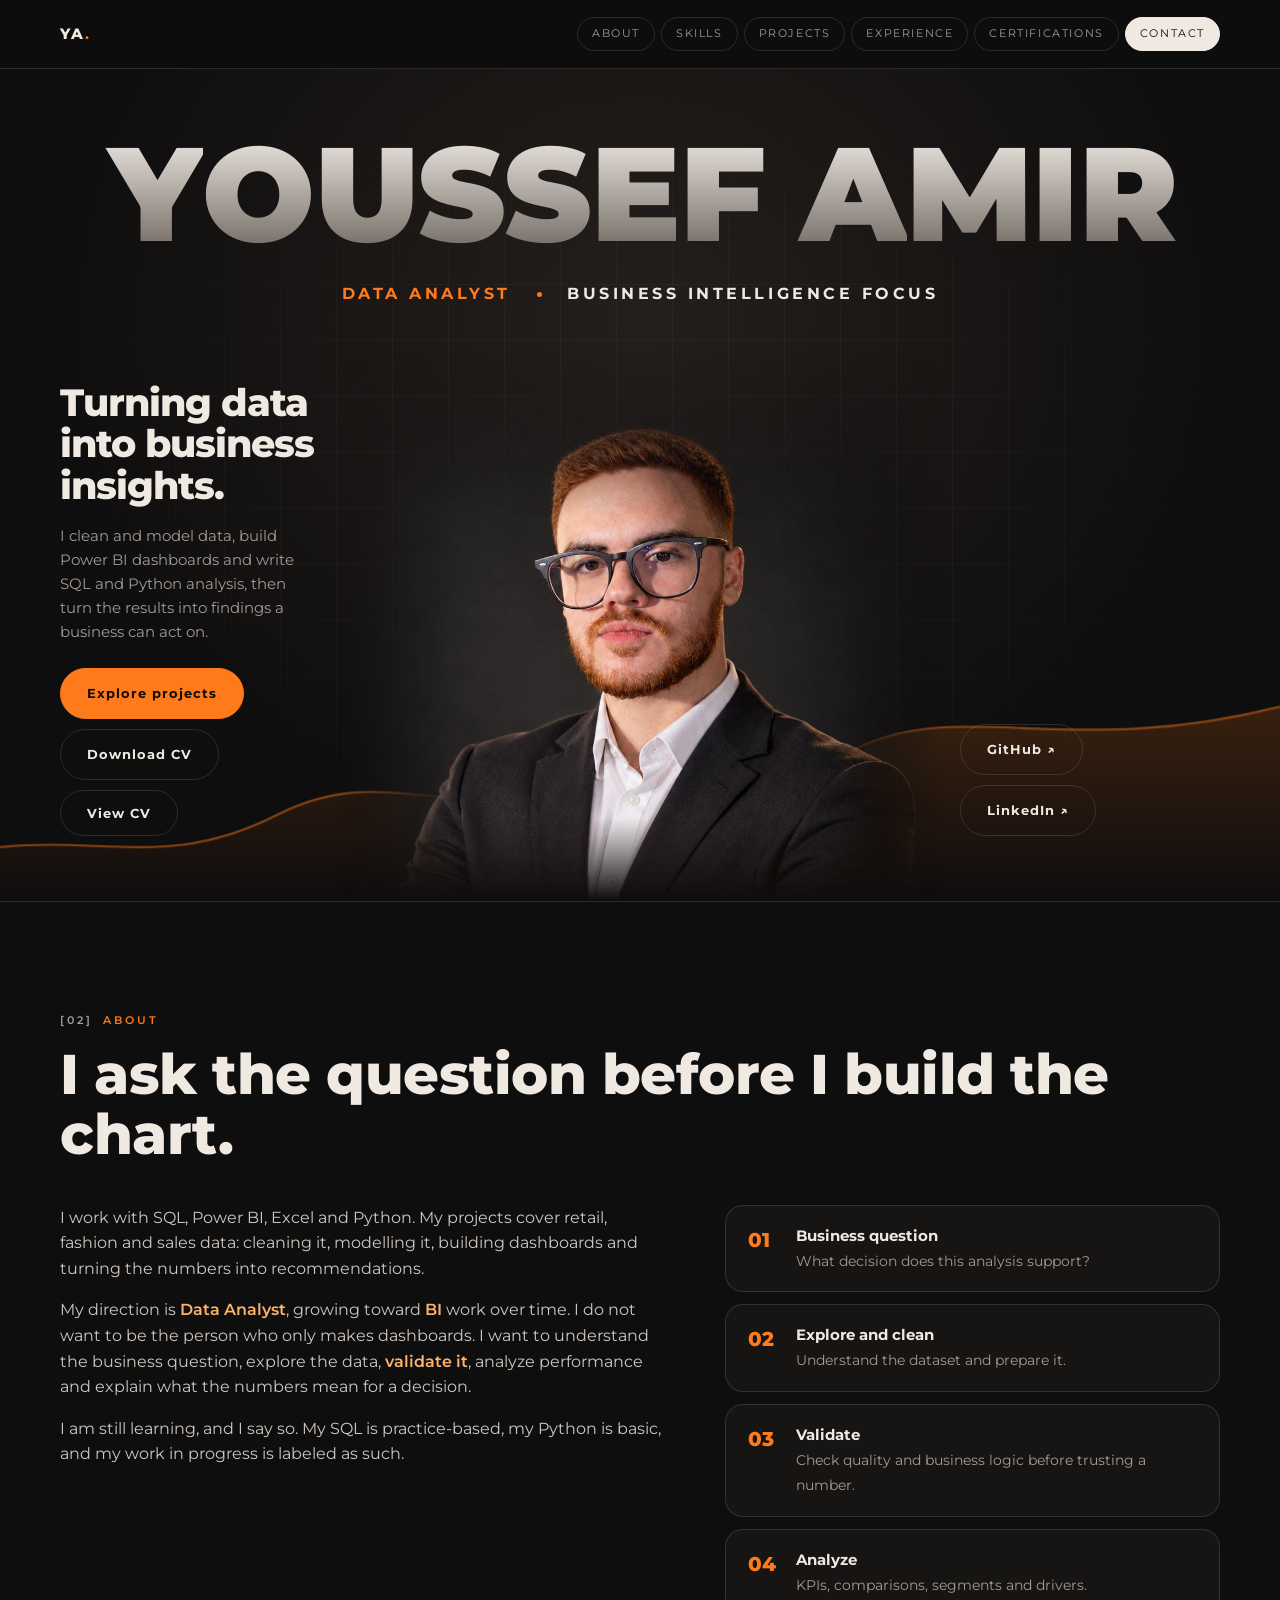
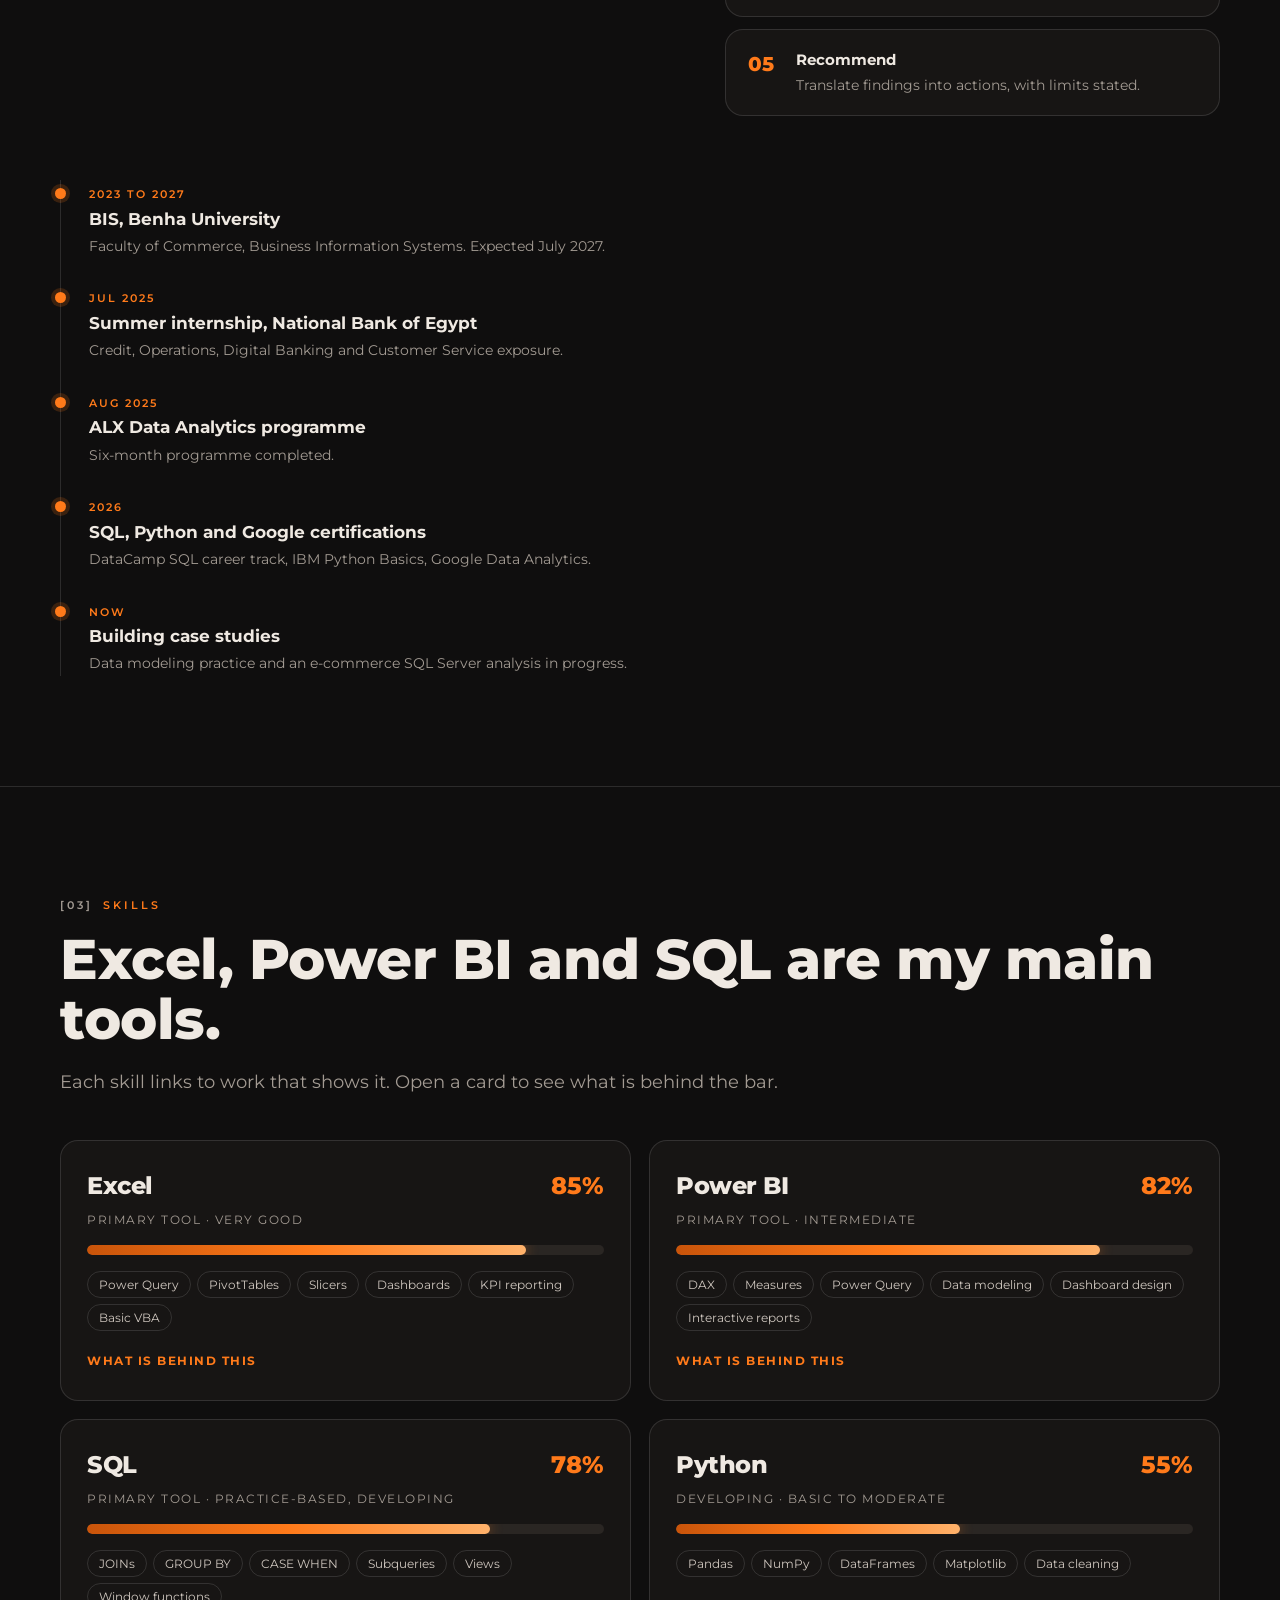
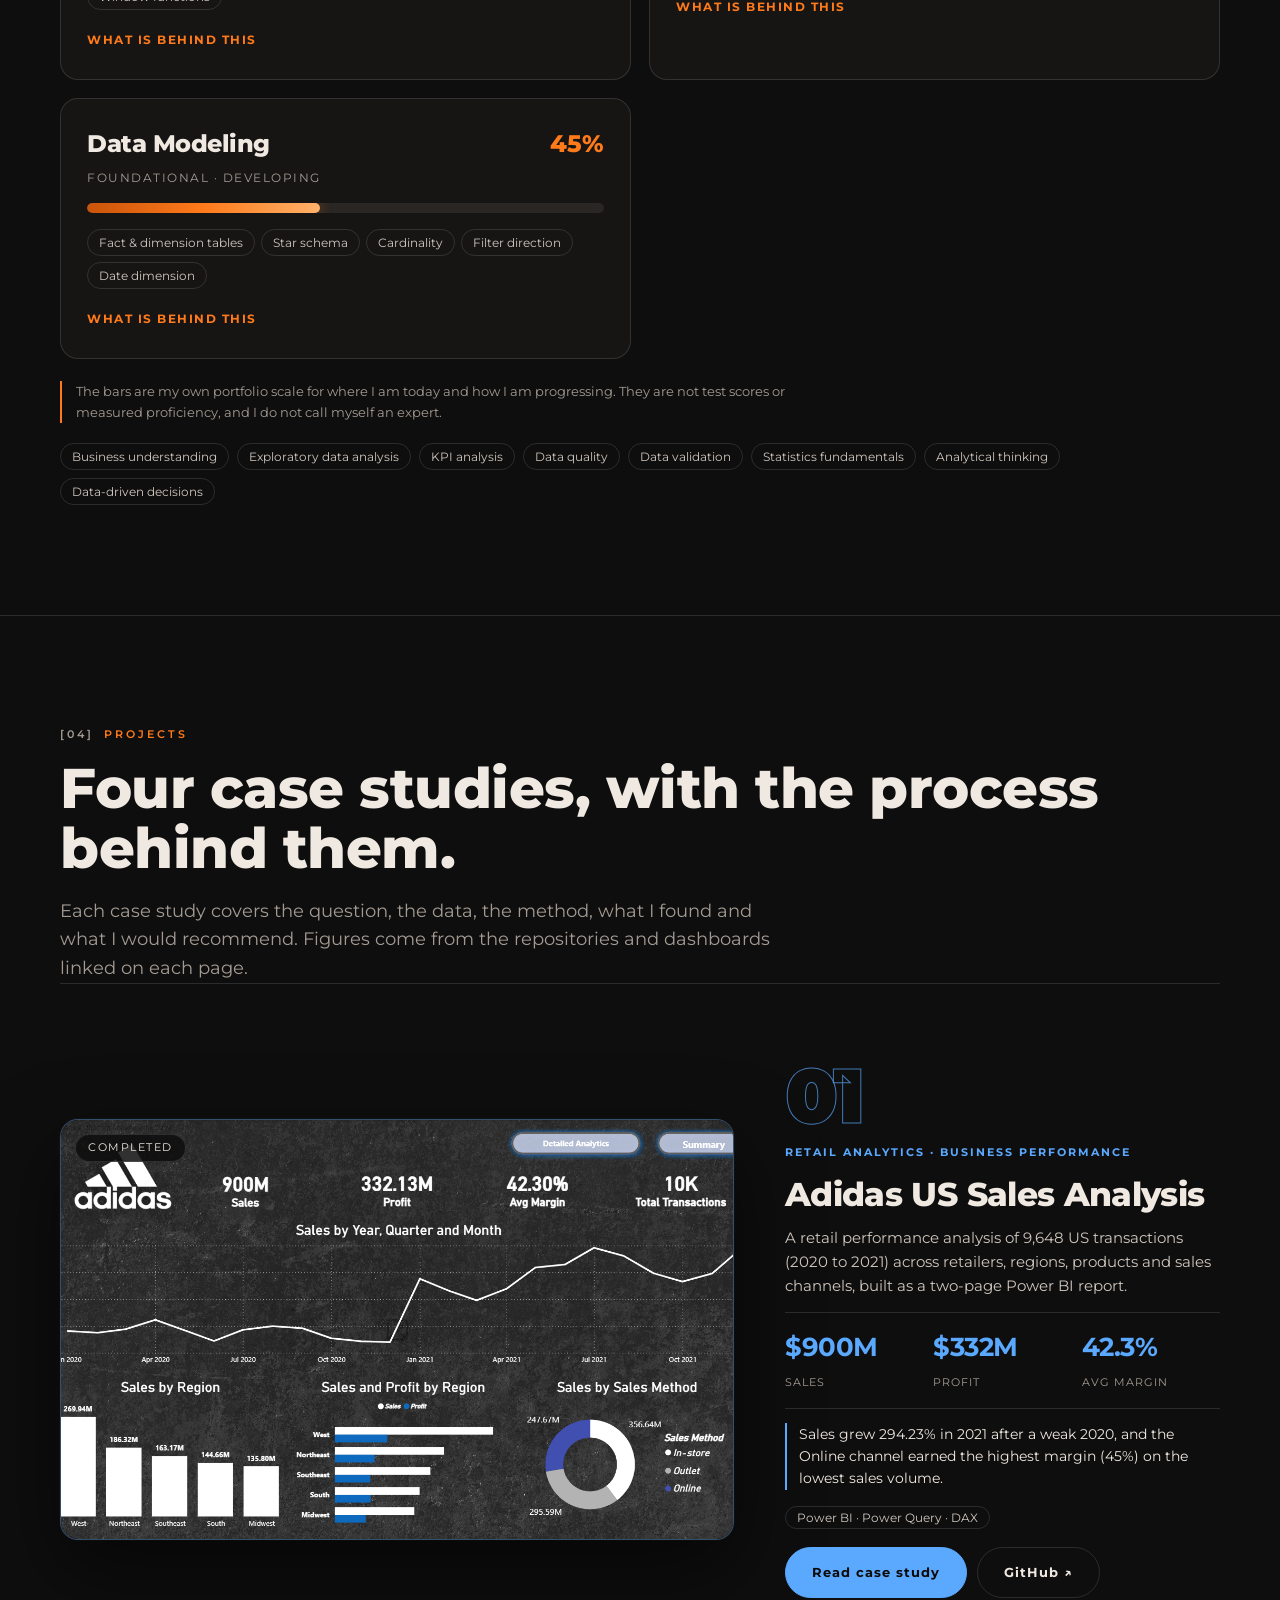
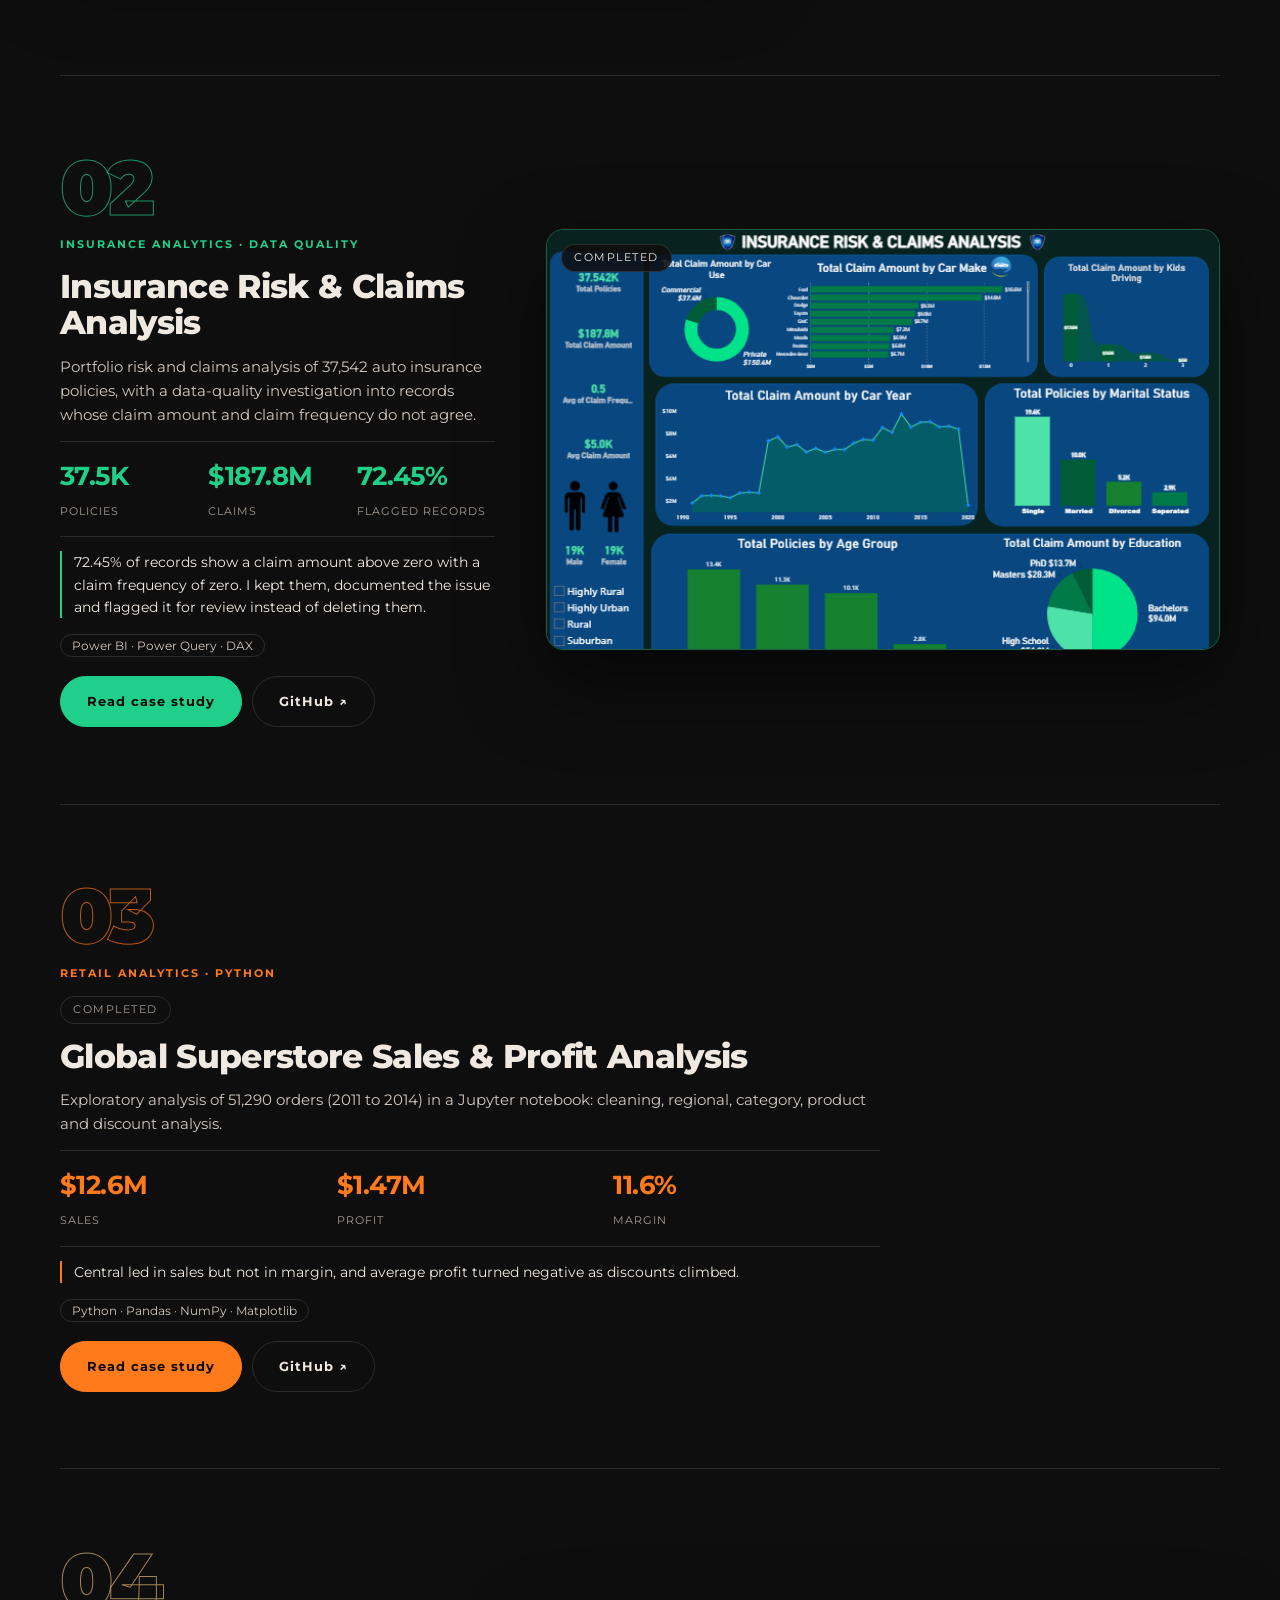
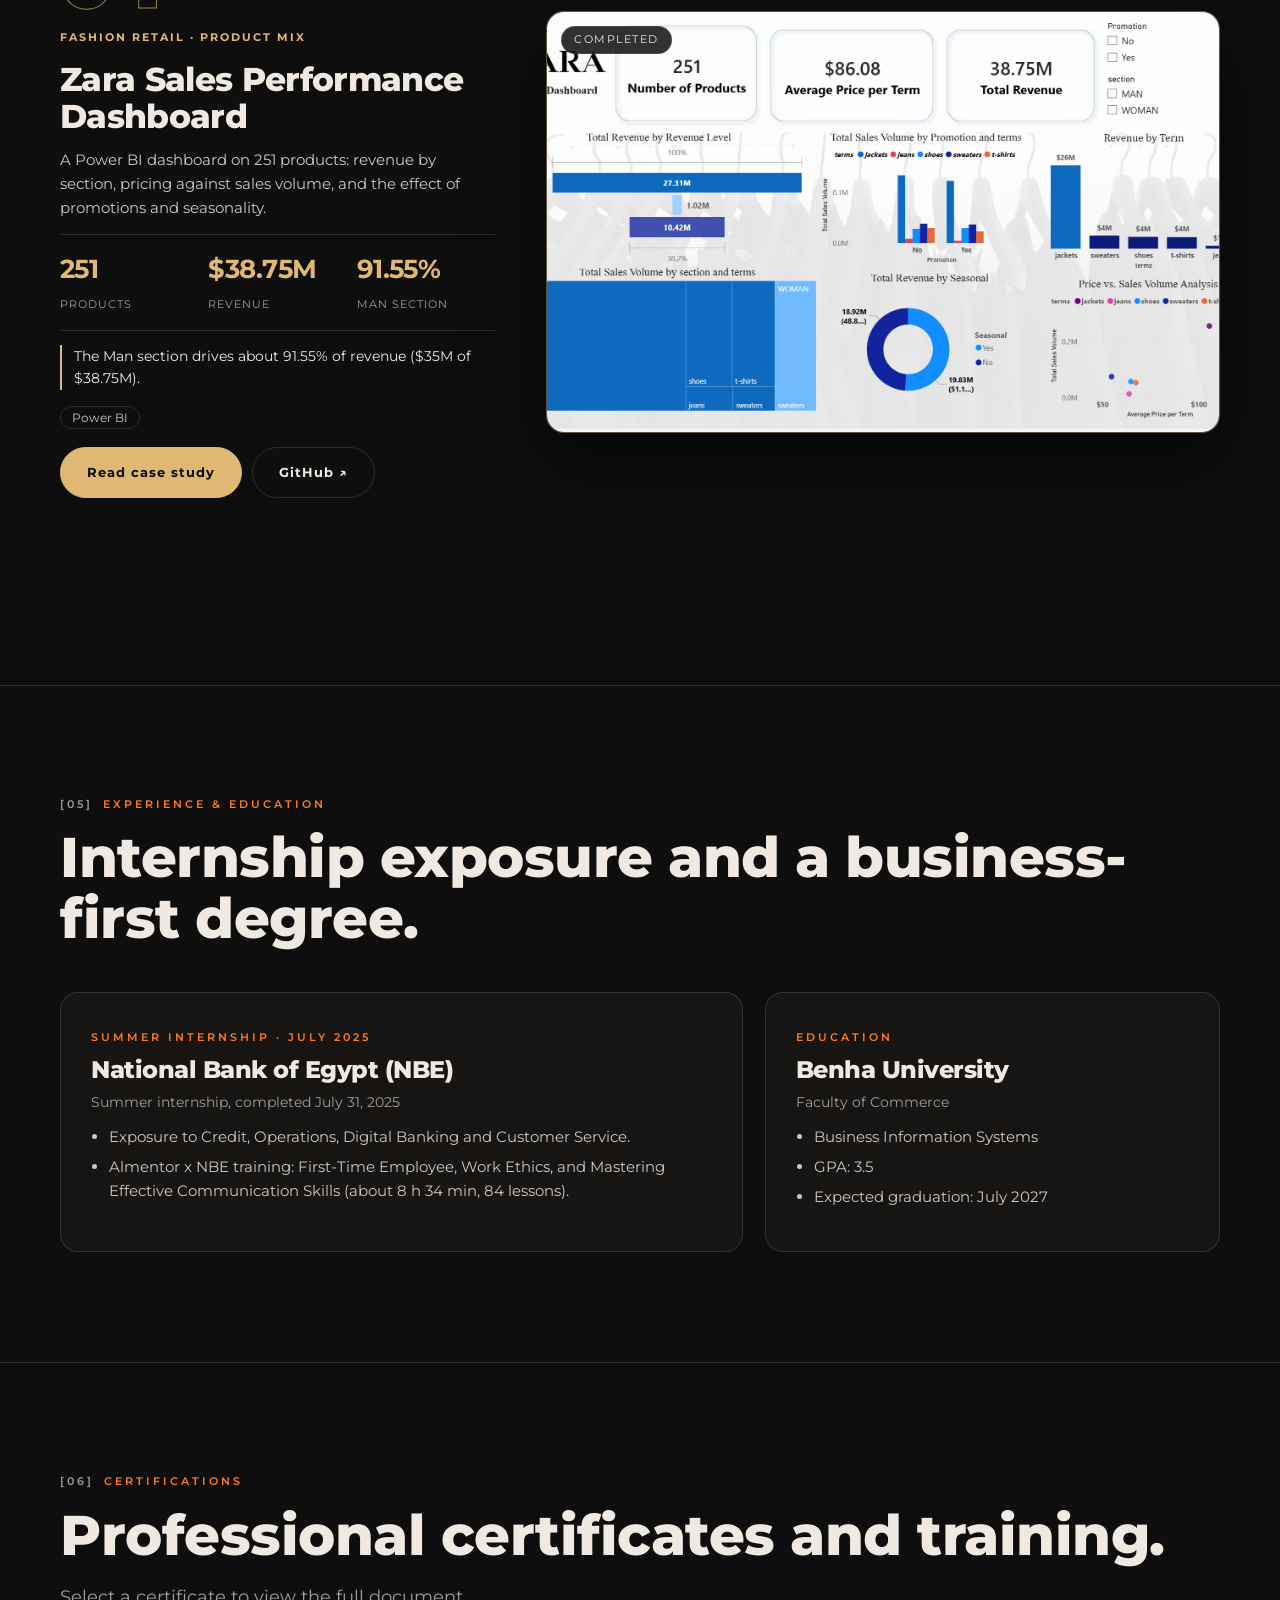
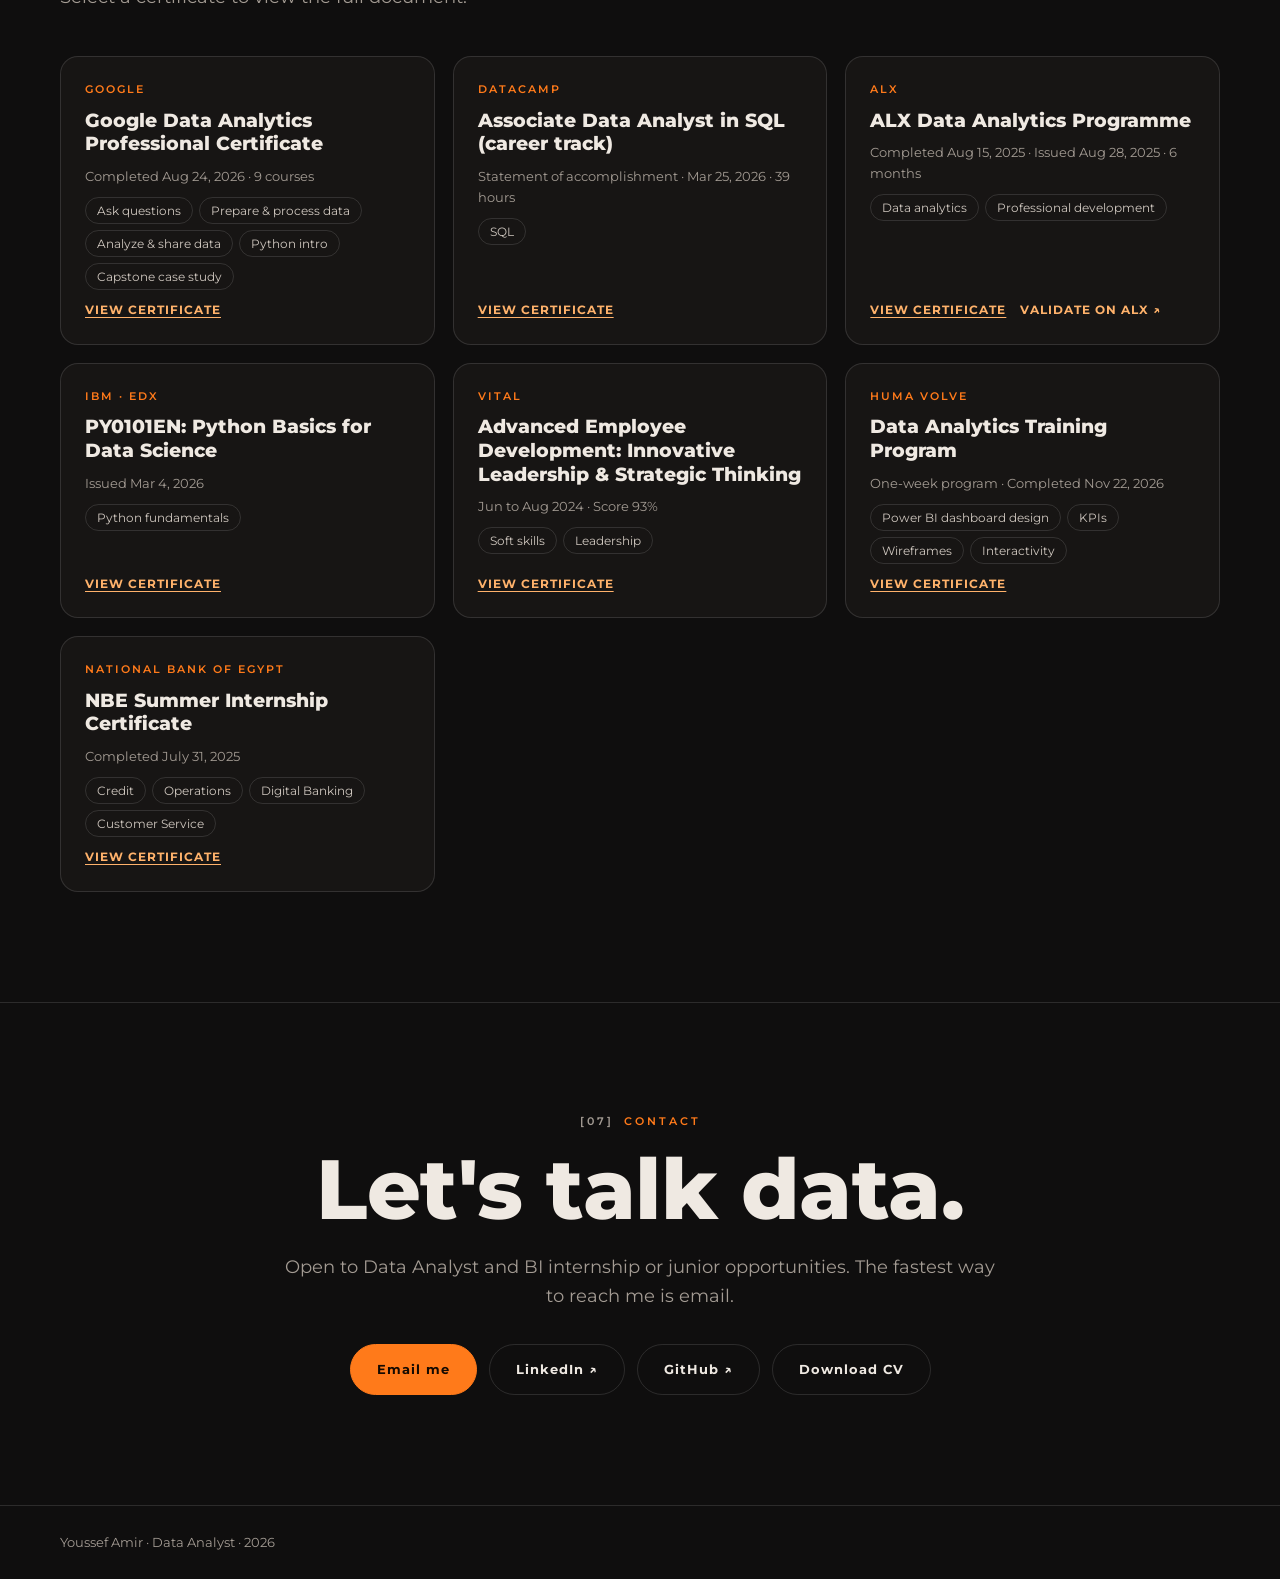
<file: index.html>
<!doctype html><html lang="en"><head><meta charset="utf-8"><meta name="viewport" content="width=device-width,initial-scale=1"><title>Youssef Amir | Data Analyst</title><meta name="description" content="Youssef Amir, Data Analyst portfolio"><link rel="stylesheet" href="style.css"></head><body><div id="root"><a class="skip" href="index.html#main">Skip to content</a><header class="nav"><div class="wrap"><a class="logo" href="index.html#top" aria-label="Youssef Amir, home">YA<b>.</b></a>
<button class="burger" aria-expanded="false" aria-controls="menu">MENU</button><ul class="menu" id="menu"><li><a href="#about">About</a></li><li><a href="#skills">Skills</a></li><li><a href="#projects">Projects</a></li><li><a href="#experience">Experience</a></li><li><a href="#certifications">Certifications</a></li><li><a href="#contact">Contact</a></li></ul></div></header>
<main id="main"><div id="top"></div>
<section class="hero" aria-label="Introduction"><div class="grid"></div><div class="head"><div class="big" aria-hidden="true"><span class="w"><span class="c" style="--i:0">Y</span><span class="c" style="--i:1">O</span><span class="c" style="--i:2">U</span><span class="c" style="--i:3">S</span><span class="c" style="--i:4">S</span><span class="c" style="--i:5">E</span><span class="c" style="--i:6">F</span></span><span class="w"><span class="c" style="--i:7">A</span><span class="c" style="--i:8">M</span><span class="c" style="--i:9">I</span><span class="c" style="--i:10">R</span></span></div><ul class="titles" aria-hidden="true"><li style="--t:0">Data Analyst</li><li style="--t:1">Business Intelligence Focus</li></ul></div><h1 class="sr">Youssef Amir, Data Analyst</h1>
<svg class="spark" viewBox="0 0 1200 200" preserveAspectRatio="none" aria-hidden="true"><defs><linearGradient id="g" x1="0" y1="0" x2="0" y2="1"><stop offset="0" stop-color="#ff7a1a"/><stop offset="1" stop-color="#ff7a1a" stop-opacity="0"/></linearGradient></defs><path class="fill" d="M0 200 L0 150 C100 140 160 170 260 120 S420 130 520 90 S700 110 800 60 S1000 70 1200 20 L1200 200Z"/><path d="M0 150 C100 140 160 170 260 120 S420 130 520 90 S700 110 800 60 S1000 70 1200 20"/></svg>
<div class="wrap"><div class="l"><h2>Turning data into business insights.</h2>
<p>I clean and model data, build Power BI dashboards and write SQL and Python analysis, then turn the results into findings a business can act on.</p>
<div class="cta"><a class="btn pri" href="#projects">Explore projects</a><a class="btn" href="Youssef-Amir-Data-Analyst-CV.pdf" download>Download CV</a><button type="button" class="btn" data-full="cv-cv-page-1.png" data-alt="Youssef Amir CV" data-cap="Youssef Amir, CV" aria-haspopup="dialog">View CV</button></div></div>
<div class="ph"><img src="img-portrait.jpg" alt="Portrait of Youssef Amir in a dark suit and glasses" width="1086" height="988"></div>
<div class="r"><div class="cta"><a class="btn" href="https://github.com/Youssefamir2212" target="_blank" rel="noopener">GitHub ↗</a><a class="btn" href="https://www.linkedin.com/in/youssefamir123" target="_blank" rel="noopener">LinkedIn ↗</a></div></div></div></section>

<section class="sec" id="about"><div class="wrap"><div class="lab"><span>[02]</span>About</div>
<h2 class="rv">I ask the question before I build the chart.</h2>
<div class="about"><div class="rv"><p>I work with SQL, Power BI, Excel and Python. My projects cover retail, fashion and sales data: cleaning it, modelling it, building dashboards and turning the numbers into recommendations.</p>
<p>My direction is <mark>Data Analyst</mark>, growing toward <mark>BI</mark> work over time. I do not want to be the person who only makes dashboards. I want to understand the business question, explore the data, <mark>validate it</mark>, analyze performance and explain what the numbers mean for a decision.</p>
<p>I am still learning, and I say so. My SQL is practice-based, my Python is basic, and my work in progress is labeled as such.</p></div>
<div class="steps rv"><div class="step"><b>Business question</b><span>What decision does this analysis support?</span></div><div class="step"><b>Explore and clean</b><span>Understand the dataset and prepare it.</span></div><div class="step"><b>Validate</b><span>Check quality and business logic before trusting a number.</span></div><div class="step"><b>Analyze</b><span>KPIs, comparisons, segments and drivers.</span></div><div class="step"><b>Recommend</b><span>Translate findings into actions, with limits stated.</span></div></div></div>
<div class="timeline rv"><div class="tl"><small>2023 to 2027</small><b>BIS, Benha University</b><span>Faculty of Commerce, Business Information Systems. Expected July 2027.</span></div>
<div class="tl"><small>Jul 2025</small><b>Summer internship, National Bank of Egypt</b><span>Credit, Operations, Digital Banking and Customer Service exposure.</span></div>
<div class="tl"><small>Aug 2025</small><b>ALX Data Analytics programme</b><span>Six-month programme completed.</span></div>
<div class="tl"><small>2026</small><b>SQL, Python and Google certifications</b><span>DataCamp SQL career track, IBM Python Basics, Google Data Analytics.</span></div>
<div class="tl"><small>Now</small><b>Building case studies</b><span>Data modeling practice and an e-commerce SQL Server analysis in progress.</span></div></div></div></section>

<section class="sec" id="skills"><div class="wrap"><div class="lab"><span>[03]</span>Skills</div>
<h2 class="rv">Excel, Power BI and SQL are my main tools.</h2>
<p class="lead rv">Each skill links to work that shows it. Open a card to see what is behind the bar.</p>
<div class="skills"><article class="skill" style="--v:85%"><header><h3>Excel</h3><span class="pct" aria-hidden="true">85%</span></header>
<div class="lvl">Primary tool · very good</div>
<div class="bar" role="img" aria-label="Excel: 85 on my self-assessed portfolio scale, Primary tool · very good"><i></i></div>
<div class="tags"><span class="tag">Power Query</span><span class="tag">PivotTables</span><span class="tag">Slicers</span><span class="tag">Dashboards</span><span class="tag">KPI reporting</span><span class="tag">Basic VBA</span></div>
<button class="more" aria-expanded="false">What is behind this</button>
<div class="detail"><div><h4>What I know</h4><p>Data cleaning and transformation with Power Query, PivotTables and PivotCharts, slicers, KPI summaries and dashboards. Basic VBA automation, still experimental.</p><h4>Where I used it</h4><ul><li>Pizza Sales: Excel PivotTables and dashboard on top of SQL queries.</li><li>Egyptian Real Estate: VBA workflow that keeps the source sheet untouched and rebuilds Clean Data, Dashboard, Summary and Data Quality sheets (in progress).</li></ul></div></div></article><article class="skill" style="--v:82%"><header><h3>Power BI</h3><span class="pct" aria-hidden="true">82%</span></header>
<div class="lvl">Primary tool · intermediate</div>
<div class="bar" role="img" aria-label="Power BI: 82 on my self-assessed portfolio scale, Primary tool · intermediate"><i></i></div>
<div class="tags"><span class="tag">DAX</span><span class="tag">Measures</span><span class="tag">Power Query</span><span class="tag">Data modeling</span><span class="tag">Dashboard design</span><span class="tag">Interactive reports</span></div>
<button class="more" aria-expanded="false">What is behind this</button>
<div class="detail"><div><h4>What I know</h4><p>Data transformation in Power Query, relationships and star schema concepts, DAX measures and calculated columns, KPI development and interactive dashboards.</p><h4>Where I used it</h4><ul><li><a href="adidas.html">Adidas US Sales Analysis</a></li><li><a href="insurance.html">Insurance Risk & Claims Analysis</a></li><li><a href="zara.html">Zara Sales Dashboard</a></li><li>Food Delivery data model (in progress).</li></ul></div></div></article><article class="skill" style="--v:78%"><header><h3>SQL</h3><span class="pct" aria-hidden="true">78%</span></header>
<div class="lvl">Primary tool · practice-based, developing</div>
<div class="bar" role="img" aria-label="SQL: 78 on my self-assessed portfolio scale, Primary tool · practice-based, developing"><i></i></div>
<div class="tags"><span class="tag">JOINs</span><span class="tag">GROUP BY</span><span class="tag">CASE WHEN</span><span class="tag">Subqueries</span><span class="tag">Views</span><span class="tag">Window functions</span></div>
<button class="more" aria-expanded="false">What is behind this</button>
<div class="detail"><div><h4>What I know</h4><p>SELECT, filtering, aggregation, HAVING, COUNT DISTINCT, CASE WHEN, INNER and LEFT JOINs, subqueries, views and window functions (SUM OVER, PARTITION BY). Practiced in SQL Server, PostgreSQL, MySQL and IBM SQL. Still building depth with real datasets.</p><h4>Where I used it</h4><ul><li>DataCamp Associate Data Analyst in SQL career track (Mar 2026).</li><li>Pizza Sales Data Analysis (SQL and Excel).</li><li>Maven Fuzzy Factory e-commerce analysis in SQL Server (in progress).</li></ul></div></div></article><article class="skill" style="--v:55%"><header><h3>Python</h3><span class="pct" aria-hidden="true">55%</span></header>
<div class="lvl">Developing · basic to moderate</div>
<div class="bar" role="img" aria-label="Python: 55 on my self-assessed portfolio scale, Developing · basic to moderate"><i></i></div>
<div class="tags"><span class="tag">Pandas</span><span class="tag">NumPy</span><span class="tag">DataFrames</span><span class="tag">Matplotlib</span><span class="tag">Data cleaning</span></div>
<button class="more" aria-expanded="false">What is behind this</button>
<div class="detail"><div><h4>What I know</h4><p>Python fundamentals, Pandas and DataFrames, basic data manipulation, cleaning, exploration and visualization.</p><h4>Where I used it</h4><ul><li><a href="superstore.html">Global Superstore analysis</a> (Pandas, NumPy, Matplotlib notebook).</li><li>IBM Python Basics for Data Science certificate (Mar 2026).</li></ul></div></div></article><article class="skill" style="--v:45%"><header><h3>Data Modeling</h3><span class="pct" aria-hidden="true">45%</span></header>
<div class="lvl">Foundational · developing</div>
<div class="bar" role="img" aria-label="Data Modeling: 45 on my self-assessed portfolio scale, Foundational · developing"><i></i></div>
<div class="tags"><span class="tag">Fact &amp; dimension tables</span><span class="tag">Star schema</span><span class="tag">Cardinality</span><span class="tag">Filter direction</span><span class="tag">Date dimension</span></div>
<button class="more" aria-expanded="false">What is behind this</button>
<div class="detail"><div><h4>What I know</h4><p>Relationships, fact and dimension tables, star schema fundamentals, cardinality and filter direction.</p><h4>Where I used it</h4><ul><li>Food Delivery data modeling practice: orders, order items, customers, restaurants, drivers, menu items and a date dimension (in progress).</li></ul></div></div></article></div>
<p class="note">The bars are my own portfolio scale for where I am today and how I am progressing. They are not test scores or measured proficiency, and I do not call myself an expert.</p>
<div class="chips" aria-label="Analytical skills"><span class="tag">Business understanding</span><span class="tag">Exploratory data analysis</span><span class="tag">KPI analysis</span><span class="tag">Data quality</span><span class="tag">Data validation</span><span class="tag">Statistics fundamentals</span><span class="tag">Analytical thinking</span><span class="tag">Data-driven decisions</span></div></div></section>

<section class="sec" id="projects"><div class="wrap"><div class="lab"><span>[04]</span>Projects</div>
<h2 class="rv">Four case studies, with the process behind them.</h2>
<p class="lead rv">Each case study covers the question, the data, the method, what I found and what I would recommend. Figures come from the repositories and dashboards linked on each page.</p>
<div class="projects-list"><article class="feat rv" style="--pa:#5aa9ff">
<a class="fv" href="adidas.html" aria-label="Adidas US Sales Analysis case study"><img src="img-adidas-3.png" alt="Adidas US Sales Analysis dashboard or chart preview" loading="lazy"><span class="st">Completed</span></a>
<div class="tx"><div class="idx" aria-hidden="true">01</div><span class="cat">Retail analytics · Business performance</span><h3>Adidas US Sales Analysis</h3><p>A retail performance analysis of 9,648 US transactions (2020 to 2021) across retailers, regions, products and sales channels, built as a two-page Power BI report.</p><div class="mets"><div><b>$900M</b><span>Sales</span></div><div><b>$332M</b><span>Profit</span></div><div><b>42.3%</b><span>Avg margin</span></div></div><div class="ins">Sales grew 294.23% in 2021 after a weak 2020, and the Online channel earned the highest margin (45%) on the lowest sales volume.</div>
<div class="tags"><span class="tag">Power BI · Power Query · DAX</span></div>
<div class="ft"><a class="btn pri" href="adidas.html">Read case study</a><a class="btn" href="https://github.com/Youssefamir2212/Adidas-US-Sales-Analysis" target="_blank" rel="noopener">GitHub ↗</a></div></div></article><article class="feat rv" style="--pa:#1fcf8a">
<a class="fv" href="insurance.html" aria-label="Insurance Risk &amp; Claims Analysis case study"><img src="img-insurance-1.png" alt="Insurance Risk &amp; Claims Analysis dashboard or chart preview" loading="lazy"><span class="st">Completed</span></a>
<div class="tx"><div class="idx" aria-hidden="true">02</div><span class="cat">Insurance analytics · Data quality</span><h3>Insurance Risk &amp; Claims Analysis</h3><p>Portfolio risk and claims analysis of 37,542 auto insurance policies, with a data-quality investigation into records whose claim amount and claim frequency do not agree.</p><div class="mets"><div><b>37.5K</b><span>Policies</span></div><div><b>$187.8M</b><span>Claims</span></div><div><b>72.45%</b><span>Flagged records</span></div></div><div class="ins">72.45% of records show a claim amount above zero with a claim frequency of zero. I kept them, documented the issue and flagged it for review instead of deleting them.</div>
<div class="tags"><span class="tag">Power BI · Power Query · DAX</span></div>
<div class="ft"><a class="btn pri" href="insurance.html">Read case study</a><a class="btn" href="https://github.com/Youssefamir2212/INSURANCE-RISK-CLAIMS-ANALYSIS" target="_blank" rel="noopener">GitHub ↗</a></div></div></article><article class="feat rv noimg" style="--pa:#ff7a1a">

<div class="tx"><div class="idx" aria-hidden="true">03</div><span class="cat">Retail analytics · Python</span><span class="st2">Completed</span><h3>Global Superstore Sales &amp; Profit Analysis</h3><p>Exploratory analysis of 51,290 orders (2011 to 2014) in a Jupyter notebook: cleaning, regional, category, product and discount analysis.</p><div class="mets"><div><b>$12.6M</b><span>Sales</span></div><div><b>$1.47M</b><span>Profit</span></div><div><b>11.6%</b><span>Margin</span></div></div><div class="ins">Central led in sales but not in margin, and average profit turned negative as discounts climbed.</div>
<div class="tags"><span class="tag">Python · Pandas · NumPy · Matplotlib</span></div>
<div class="ft"><a class="btn pri" href="superstore.html">Read case study</a><a class="btn" href="https://github.com/Youssefamir2212/Global-Superstore-Python-Analysis" target="_blank" rel="noopener">GitHub ↗</a></div></div></article><article class="feat rv" style="--pa:#e0b873">
<a class="fv" href="zara.html" aria-label="Zara Sales Performance Dashboard case study"><img src="img-zara-1.png" alt="Zara Sales Performance Dashboard dashboard or chart preview" loading="lazy"><span class="st">Completed</span></a>
<div class="tx"><div class="idx" aria-hidden="true">04</div><span class="cat">Fashion retail · Product mix</span><h3>Zara Sales Performance Dashboard</h3><p>A Power BI dashboard on 251 products: revenue by section, pricing against sales volume, and the effect of promotions and seasonality.</p><div class="mets"><div><b>251</b><span>Products</span></div><div><b>$38.75M</b><span>Revenue</span></div><div><b>91.55%</b><span>Man section</span></div></div><div class="ins">The Man section drives about 91.55% of revenue ($35M of $38.75M).</div>
<div class="tags"><span class="tag">Power BI</span></div>
<div class="ft"><a class="btn pri" href="zara.html">Read case study</a><a class="btn" href="https://github.com/Youssefamir2212/Zara-Sales-Dashboard-PowerBI" target="_blank" rel="noopener">GitHub ↗</a></div></div></article></div>
</div></section>

<section class="sec" id="experience"><div class="wrap"><div class="lab"><span>[05]</span>Experience &amp; education</div>
<h2 class="rv">Internship exposure and a business-first degree.</h2>
<div class="two"><div class="card rv"><span class="lab">Summer internship · July 2025</span><h3>National Bank of Egypt (NBE)</h3><div class="sub">Summer internship, completed July 31, 2025</div>
<ul><li>Exposure to Credit, Operations, Digital Banking and Customer Service.</li><li>Almentor x NBE training: First-Time Employee, Work Ethics, and Mastering Effective Communication Skills (about 8 h 34 min, 84 lessons).</li></ul>
</div>
<div class="card rv"><span class="lab">Education</span><h3>Benha University</h3><div class="sub">Faculty of Commerce</div><ul><li>Business Information Systems</li><li>GPA: 3.5</li><li>Expected graduation: July 2027</li></ul></div></div></div></section>

<section class="sec" id="certifications"><div class="wrap"><div class="lab"><span>[06]</span>Certifications</div>
<h2 class="rv">Professional certificates and training.</h2>
<p class="lead rv">Select a certificate to view the full document.</p>
<div class="certs"><article class="cc rv"><div class="org">Google</div>
<button class="ttl" data-full="certs-google.png" data-thumb="certs-google.png" data-alt="Google Data Analytics Professional Certificate certificate" data-cap="Google Data Analytics Professional Certificate" aria-haspopup="dialog">Google Data Analytics Professional Certificate</button>
<div class="d">Completed Aug 24, 2026 · 9 courses</div><div class="sk"><span class="tag">Ask questions</span><span class="tag">Prepare &amp; process data</span><span class="tag">Analyze &amp; share data</span><span class="tag">Python intro</span><span class="tag">Capstone case study</span></div>
<div class="lk"><button data-full="certs-google.png" data-alt="Google Data Analytics Professional Certificate certificate" data-cap="Google Data Analytics Professional Certificate">View certificate</button></div></article><article class="cc rv"><div class="org">DataCamp</div>
<button class="ttl" data-full="certs-datacamp.png" data-thumb="certs-datacamp.png" data-alt="Associate Data Analyst in SQL (career track) certificate" data-cap="Associate Data Analyst in SQL (career track)" aria-haspopup="dialog">Associate Data Analyst in SQL (career track)</button>
<div class="d">Statement of accomplishment · Mar 25, 2026 · 39 hours</div><div class="sk"><span class="tag">SQL</span></div>
<div class="lk"><button data-full="certs-datacamp.png" data-alt="Associate Data Analyst in SQL (career track) certificate" data-cap="Associate Data Analyst in SQL (career track)">View certificate</button></div></article><article class="cc rv"><div class="org">ALX</div>
<button class="ttl" data-full="certs-alx.jpg" data-thumb="certs-alx.jpg" data-alt="ALX Data Analytics Programme certificate" data-cap="ALX Data Analytics Programme" aria-haspopup="dialog">ALX Data Analytics Programme</button>
<div class="d">Completed Aug 15, 2025 · Issued Aug 28, 2025 · 6 months</div><div class="sk"><span class="tag">Data analytics</span><span class="tag">Professional development</span></div>
<div class="lk"><button data-full="certs-alx.jpg" data-alt="ALX Data Analytics Programme certificate" data-cap="ALX Data Analytics Programme">View certificate</button><a href="https://savanna.alxafrica.com/certificates/mRXM3yZcTf" target="_blank" rel="noopener">Validate on ALX ↗</a></div></article><article class="cc rv"><div class="org">IBM · edX</div>
<button class="ttl" data-full="certs-ibm-python.jpg" data-thumb="certs-ibm-python.jpg" data-alt="PY0101EN: Python Basics for Data Science certificate" data-cap="PY0101EN: Python Basics for Data Science" aria-haspopup="dialog">PY0101EN: Python Basics for Data Science</button>
<div class="d">Issued Mar 4, 2026</div><div class="sk"><span class="tag">Python fundamentals</span></div>
<div class="lk"><button data-full="certs-ibm-python.jpg" data-alt="PY0101EN: Python Basics for Data Science certificate" data-cap="PY0101EN: Python Basics for Data Science">View certificate</button></div></article><article class="cc rv"><div class="org">Vital</div>
<button class="ttl" data-full="certs-vital.jpg" data-thumb="certs-vital.jpg" data-alt="Advanced Employee Development: Innovative Leadership &amp; Strategic Thinking certificate" data-cap="Advanced Employee Development: Innovative Leadership &amp; Strategic Thinking" aria-haspopup="dialog">Advanced Employee Development: Innovative Leadership &amp; Strategic Thinking</button>
<div class="d">Jun to Aug 2024 · Score 93%</div><div class="sk"><span class="tag">Soft skills</span><span class="tag">Leadership</span></div>
<div class="lk"><button data-full="certs-vital.jpg" data-alt="Advanced Employee Development: Innovative Leadership &amp; Strategic Thinking certificate" data-cap="Advanced Employee Development: Innovative Leadership &amp; Strategic Thinking">View certificate</button></div></article><article class="cc rv"><div class="org">Huma Volve</div>
<button class="ttl" data-full="certs-huma-volve.jpg" data-thumb="certs-huma-volve.jpg" data-alt="Data Analytics Training Program certificate" data-cap="Data Analytics Training Program" aria-haspopup="dialog">Data Analytics Training Program</button>
<div class="d">One-week program · Completed Nov 22, 2026</div><div class="sk"><span class="tag">Power BI dashboard design</span><span class="tag">KPIs</span><span class="tag">Wireframes</span><span class="tag">Interactivity</span></div>
<div class="lk"><button data-full="certs-huma-volve.jpg" data-alt="Data Analytics Training Program certificate" data-cap="Data Analytics Training Program">View certificate</button></div></article><article class="cc rv"><div class="org">National Bank of Egypt</div>
<button class="ttl" data-full="certs-nbe.jpg" data-thumb="certs-nbe.jpg" data-alt="NBE Summer Internship Certificate certificate" data-cap="NBE Summer Internship Certificate" aria-haspopup="dialog">NBE Summer Internship Certificate</button>
<div class="d">Completed July 31, 2025</div><div class="sk"><span class="tag">Credit</span><span class="tag">Operations</span><span class="tag">Digital Banking</span><span class="tag">Customer Service</span></div>
<div class="lk"><button data-full="certs-nbe.jpg" data-alt="NBE Summer Internship Certificate certificate" data-cap="NBE Summer Internship Certificate">View certificate</button></div></article></div></div></section>

<section class="sec contact" id="contact"><div class="wrap"><div class="lab"><span>[07]</span>Contact</div>
<h2 class="rv">Let's talk data.</h2><p class="lead rv">Open to Data Analyst and BI internship or junior opportunities. The fastest way to reach me is email.</p>
<div class="links"><a class="btn pri" href="mailto:youssefamir916@gmail.com">Email me</a><a class="btn" href="https://www.linkedin.com/in/youssefamir123" target="_blank" rel="noopener">LinkedIn ↗</a><a class="btn" href="https://github.com/Youssefamir2212" target="_blank" rel="noopener">GitHub ↗</a><a class="btn" href="Youssef-Amir-Data-Analyst-CV.pdf" download>Download CV</a></div></div></section>
</main><footer><div class="wrap"><span>Youssef Amir · Data Analyst · 2026</span></div></footer></div><script src="site.js"></script></body></html>
</file>
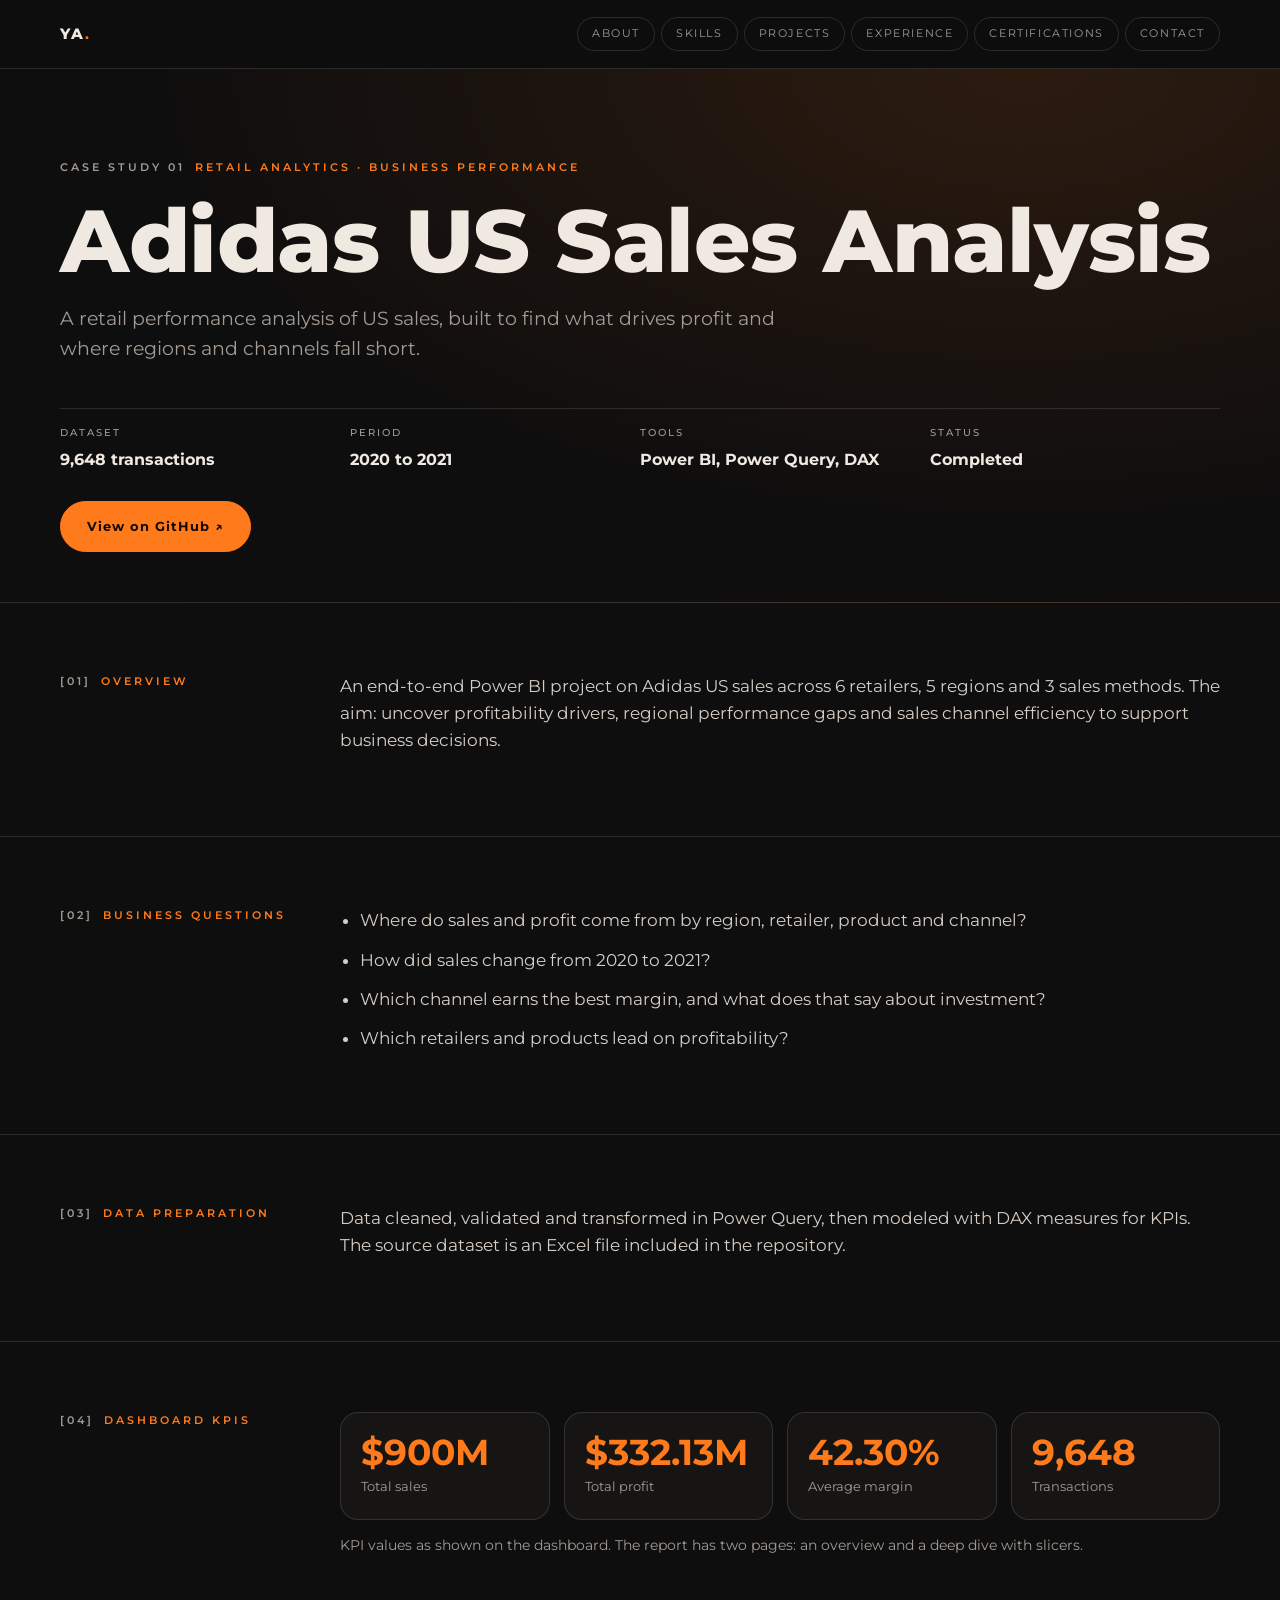
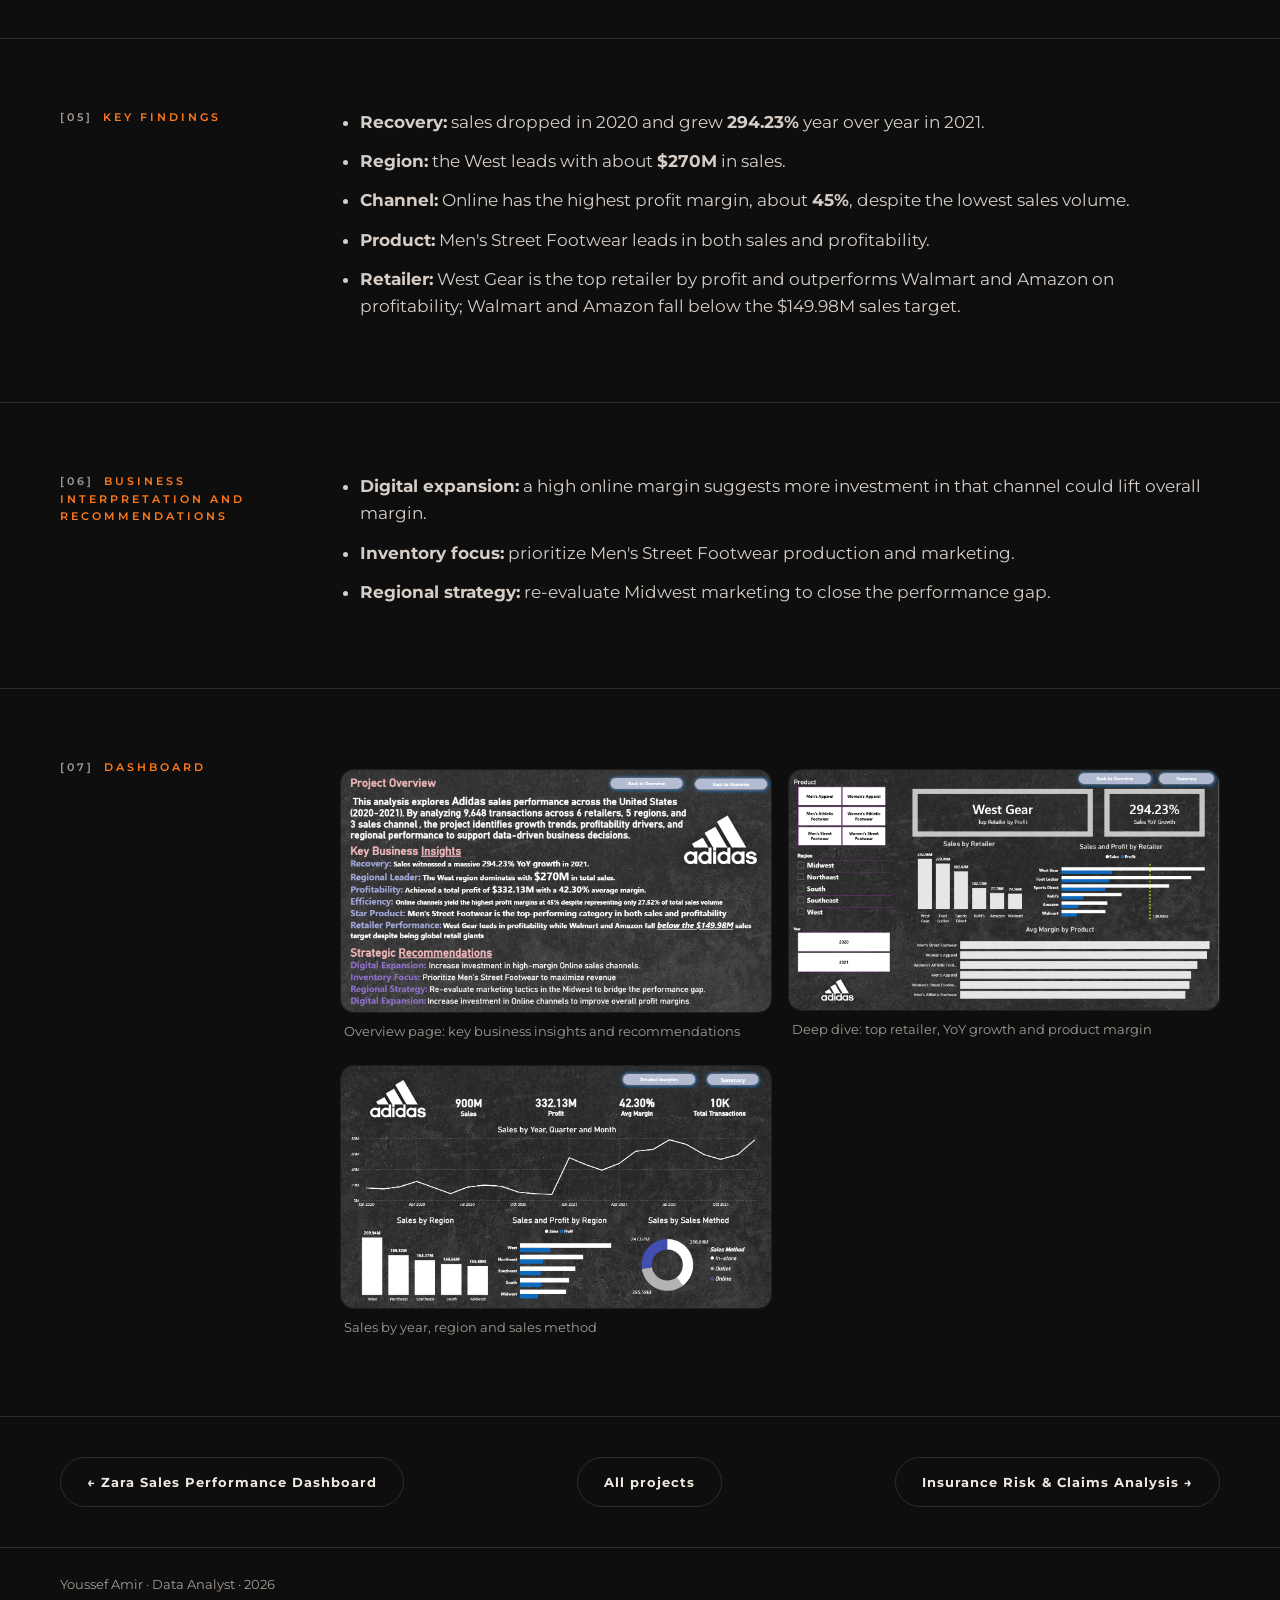
<file: adidas.html>
<!doctype html><html lang="en"><head><meta charset="utf-8"><meta name="viewport" content="width=device-width,initial-scale=1"><title>Adidas US Sales Analysis | Youssef Amir</title><meta name="description" content="Youssef Amir, Data Analyst portfolio"><link rel="stylesheet" href="style.css"></head><body><div id="root"><a class="skip" href="index.html#main">Skip to content</a><header class="nav"><div class="wrap"><a class="logo" href="index.html" aria-label="Youssef Amir, home">YA<b>.</b></a>
<button class="burger" aria-expanded="false" aria-controls="menu">MENU</button><ul class="menu" id="menu"><li><a href="index.html#about">About</a></li><li><a href="index.html#skills">Skills</a></li><li><a href="index.html#projects">Projects</a></li><li><a href="index.html#experience">Experience</a></li><li><a href="index.html#certifications">Certifications</a></li><li><a href="index.html#contact">Contact</a></li></ul></div></header><main id="main"><section class="cs-hero"><div class="wrap"><div class="lab"><span>Case study 01</span>Retail analytics · Business performance</div><h1>Adidas US Sales Analysis</h1><p>A retail performance analysis of US sales, built to find what drives profit and where regions and channels fall short.</p>
<div class="facts"><div><small>Dataset</small>9,648 transactions</div><div><small>Period</small>2020 to 2021</div><div><small>Tools</small>Power BI, Power Query, DAX</div><div><small>Status</small>Completed</div></div><p style="margin-top:28px"><a class="btn pri" href="https://github.com/Youssefamir2212/Adidas-US-Sales-Analysis" target="_blank" rel="noopener">View on GitHub ↗</a></p></div></section><section class="cs"><div class="wrap cols"><div><div class="lab"><span>[01]</span>Overview</div></div><div class="rv"><p>An end-to-end Power BI project on Adidas US sales across 6 retailers, 5 regions and 3 sales methods. The aim: uncover profitability drivers, regional performance gaps and sales channel efficiency to support business decisions.</p></div></div></section><section class="cs"><div class="wrap cols"><div><div class="lab"><span>[02]</span>Business questions</div></div><div class="rv"><ul><li>Where do sales and profit come from by region, retailer, product and channel?</li><li>How did sales change from 2020 to 2021?</li><li>Which channel earns the best margin, and what does that say about investment?</li><li>Which retailers and products lead on profitability?</li></ul></div></div></section><section class="cs"><div class="wrap cols"><div><div class="lab"><span>[03]</span>Data preparation</div></div><div class="rv"><p>Data cleaned, validated and transformed in Power Query, then modeled with DAX measures for KPIs. The source dataset is an Excel file included in the repository.</p></div></div></section><section class="cs"><div class="wrap cols"><div><div class="lab"><span>[04]</span>Dashboard KPIs</div></div><div class="rv"><div class="kpis"><div class="kpi"><b>$900M</b><span>Total sales</span></div><div class="kpi"><b>$332.13M</b><span>Total profit</span></div><div class="kpi"><b>42.30%</b><span>Average margin</span></div><div class="kpi"><b>9,648</b><span>Transactions</span></div></div><p style="margin-top:14px;font-size:14px;color:var(--muted)">KPI values as shown on the dashboard. The report has two pages: an overview and a deep dive with slicers.</p></div></div></section><section class="cs"><div class="wrap cols"><div><div class="lab"><span>[05]</span>Key findings</div></div><div class="rv"><ul><li><b>Recovery:</b> sales dropped in 2020 and grew <b>294.23%</b> year over year in 2021.</li><li><b>Region:</b> the West leads with about <b>$270M</b> in sales.</li><li><b>Channel:</b> Online has the highest profit margin, about <b>45%</b>, despite the lowest sales volume.</li><li><b>Product:</b> Men's Street Footwear leads in both sales and profitability.</li><li><b>Retailer:</b> West Gear is the top retailer by profit and outperforms Walmart and Amazon on profitability; Walmart and Amazon fall below the $149.98M sales target.</li></ul></div></div></section><section class="cs"><div class="wrap cols"><div><div class="lab"><span>[06]</span>Business interpretation and recommendations</div></div><div class="rv"><ul><li><b>Digital expansion:</b> a high online margin suggests more investment in that channel could lift overall margin.</li><li><b>Inventory focus:</b> prioritize Men's Street Footwear production and marketing.</li><li><b>Regional strategy:</b> re-evaluate Midwest marketing to close the performance gap.</li></ul></div></div></section><section class="cs"><div class="wrap cols"><div><div class="lab"><span>[07]</span>Dashboard</div></div><div class="rv"><div class="shots"><figure><button data-full="img-adidas-1.png" data-alt="Overview page: key business insights and recommendations" data-cap="Overview page: key business insights and recommendations"><img src="img-adidas-1.png" alt="Overview page: key business insights and recommendations" loading="lazy"></button><figcaption>Overview page: key business insights and recommendations</figcaption></figure><figure><button data-full="img-adidas-2.png" data-alt="Deep dive: top retailer, YoY growth and product margin" data-cap="Deep dive: top retailer, YoY growth and product margin"><img src="img-adidas-2.png" alt="Deep dive: top retailer, YoY growth and product margin" loading="lazy"></button><figcaption>Deep dive: top retailer, YoY growth and product margin</figcaption></figure><figure><button data-full="img-adidas-3.png" data-alt="Sales by year, region and sales method" data-cap="Sales by year, region and sales method"><img src="img-adidas-3.png" alt="Sales by year, region and sales method" loading="lazy"></button><figcaption>Sales by year, region and sales method</figcaption></figure></div></div></div></section>
<div class="wrap nextp"><a class="btn" href="zara.html">← Zara Sales Performance Dashboard</a><a class="btn" href="index.html#projects">All projects</a><a class="btn" href="insurance.html">Insurance Risk &amp; Claims Analysis →</a></div></main><footer><div class="wrap"><span>Youssef Amir · Data Analyst · 2026</span></div></footer></div><script src="site.js"></script></body></html>
</file>
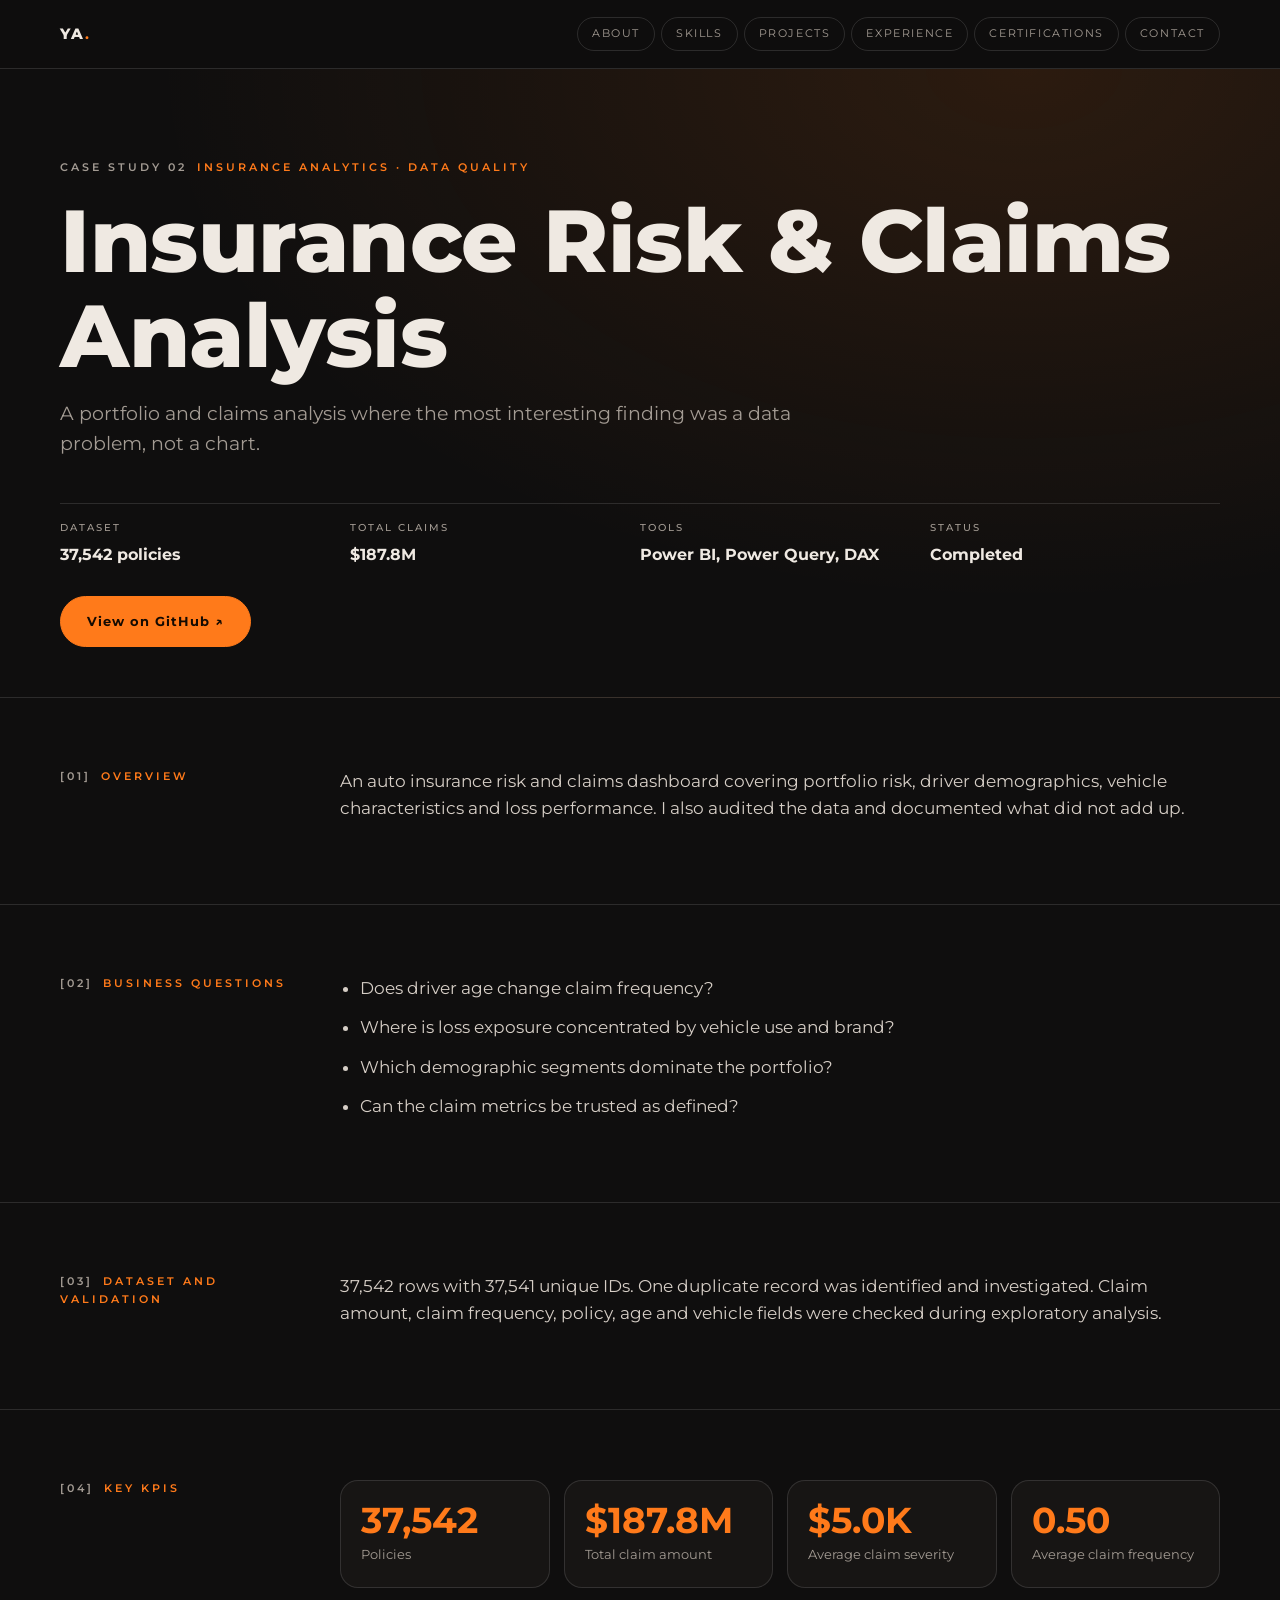
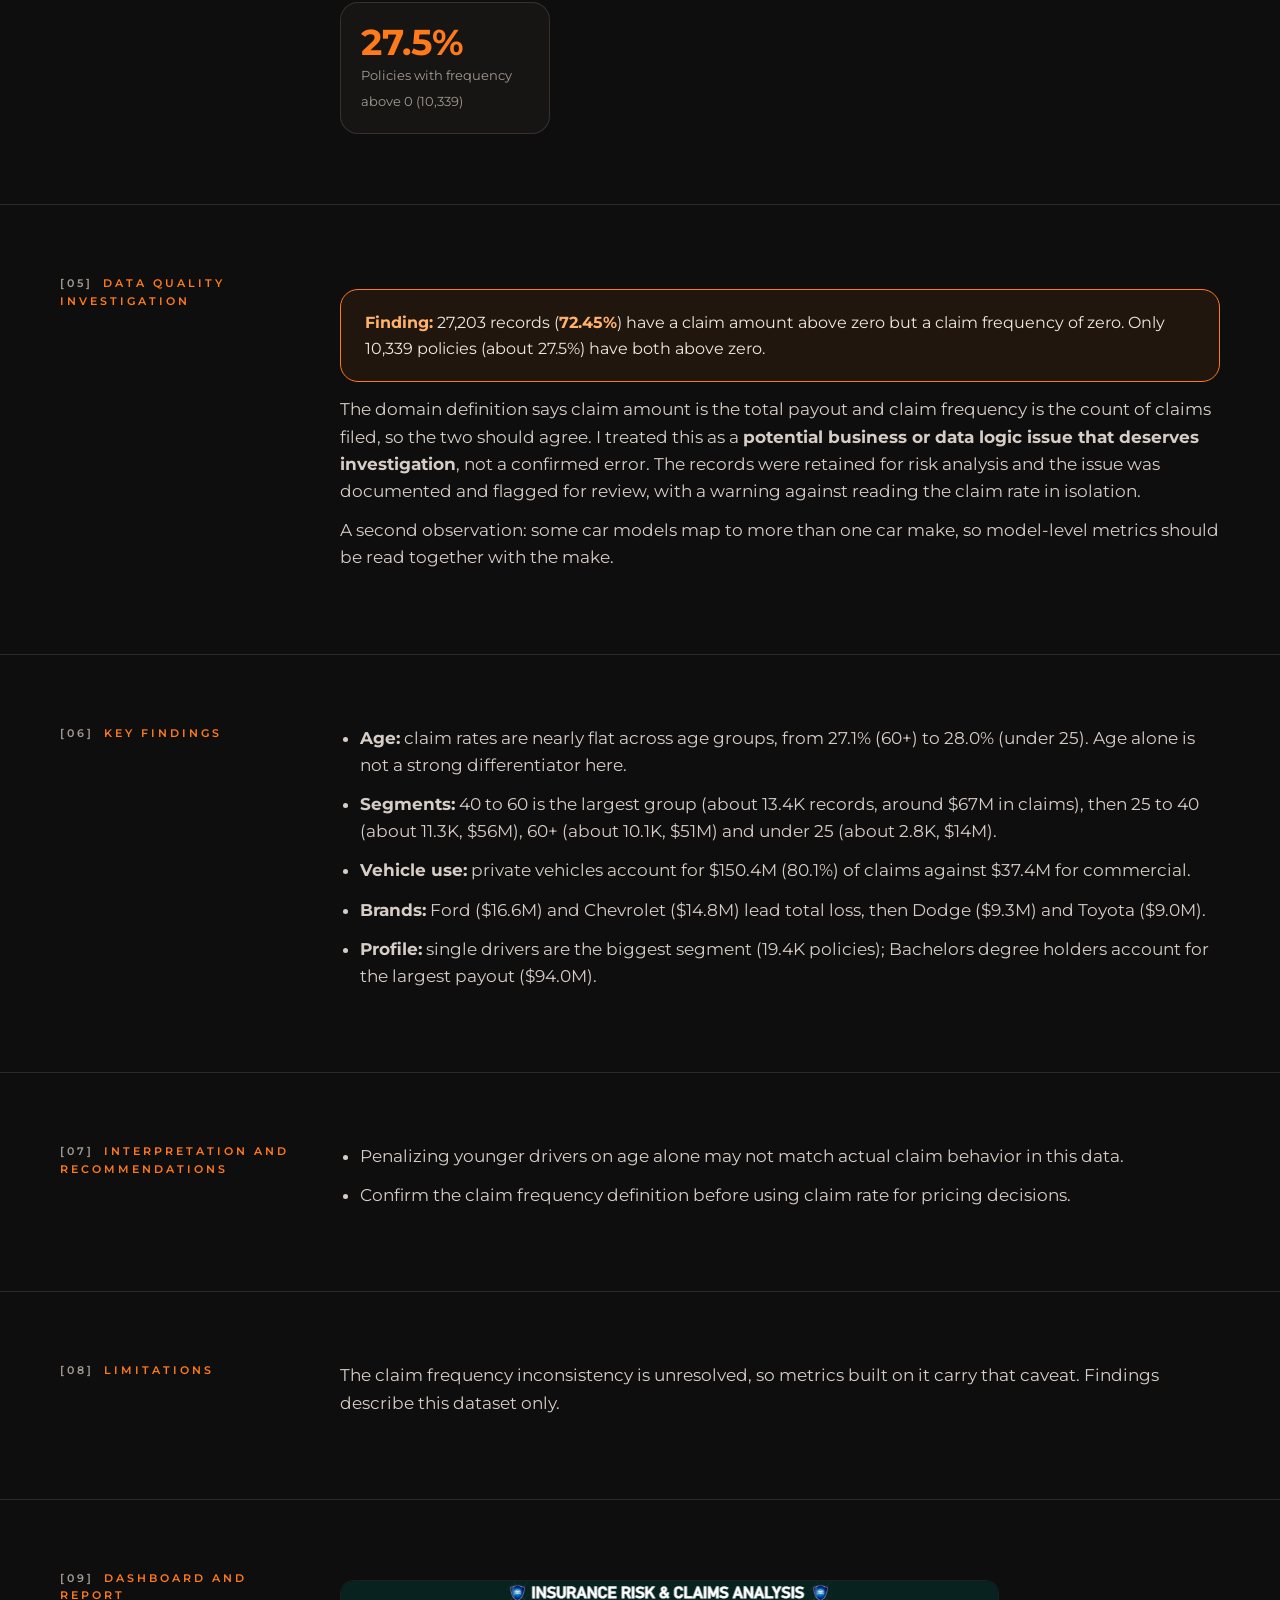
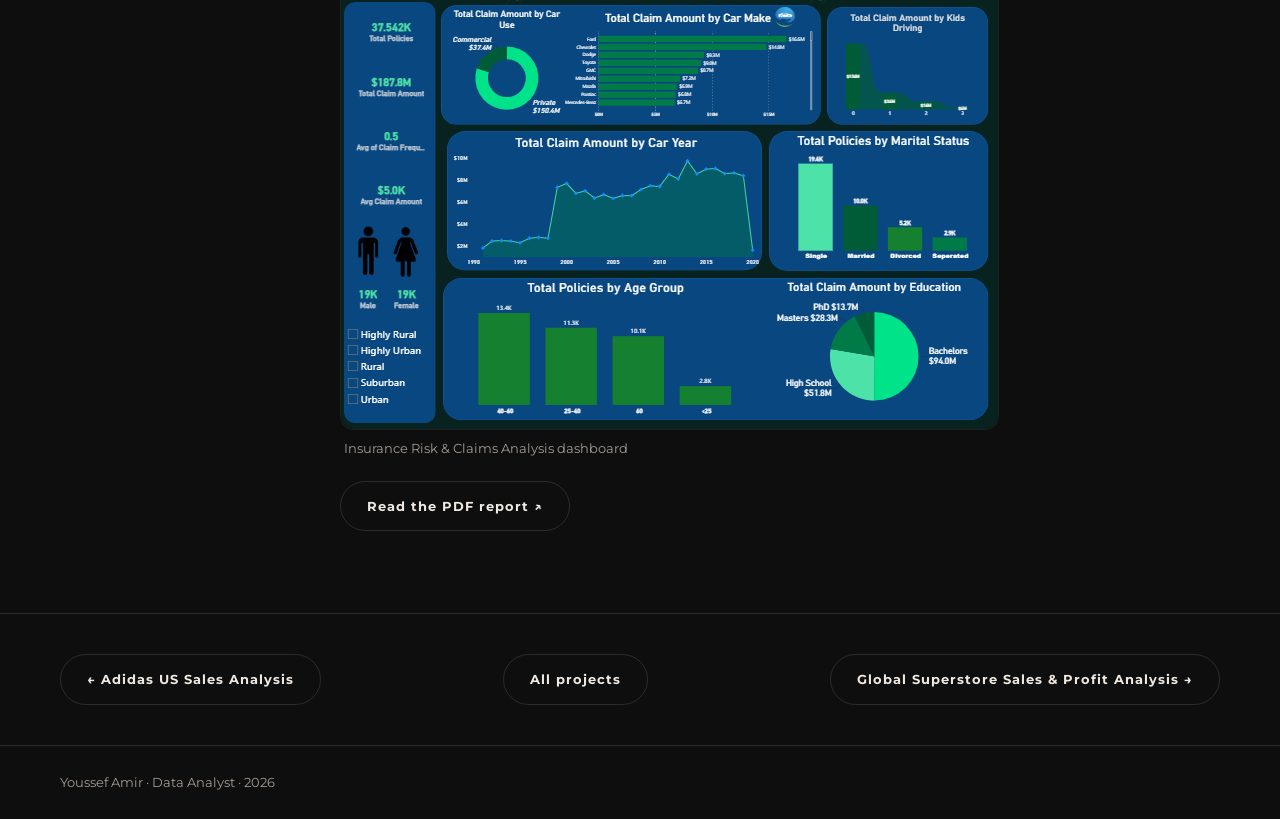
<file: insurance.html>
<!doctype html><html lang="en"><head><meta charset="utf-8"><meta name="viewport" content="width=device-width,initial-scale=1"><title>Insurance Risk &amp; Claims Analysis | Youssef Amir</title><meta name="description" content="Youssef Amir, Data Analyst portfolio"><link rel="stylesheet" href="style.css"></head><body><div id="root"><a class="skip" href="index.html#main">Skip to content</a><header class="nav"><div class="wrap"><a class="logo" href="index.html" aria-label="Youssef Amir, home">YA<b>.</b></a>
<button class="burger" aria-expanded="false" aria-controls="menu">MENU</button><ul class="menu" id="menu"><li><a href="index.html#about">About</a></li><li><a href="index.html#skills">Skills</a></li><li><a href="index.html#projects">Projects</a></li><li><a href="index.html#experience">Experience</a></li><li><a href="index.html#certifications">Certifications</a></li><li><a href="index.html#contact">Contact</a></li></ul></div></header><main id="main"><section class="cs-hero"><div class="wrap"><div class="lab"><span>Case study 02</span>Insurance analytics · Data quality</div><h1>Insurance Risk &amp; Claims Analysis</h1><p>A portfolio and claims analysis where the most interesting finding was a data problem, not a chart.</p>
<div class="facts"><div><small>Dataset</small>37,542 policies</div><div><small>Total claims</small>$187.8M</div><div><small>Tools</small>Power BI, Power Query, DAX</div><div><small>Status</small>Completed</div></div><p style="margin-top:28px"><a class="btn pri" href="https://github.com/Youssefamir2212/INSURANCE-RISK-CLAIMS-ANALYSIS" target="_blank" rel="noopener">View on GitHub ↗</a></p></div></section><section class="cs"><div class="wrap cols"><div><div class="lab"><span>[01]</span>Overview</div></div><div class="rv"><p>An auto insurance risk and claims dashboard covering portfolio risk, driver demographics, vehicle characteristics and loss performance. I also audited the data and documented what did not add up.</p></div></div></section><section class="cs"><div class="wrap cols"><div><div class="lab"><span>[02]</span>Business questions</div></div><div class="rv"><ul><li>Does driver age change claim frequency?</li><li>Where is loss exposure concentrated by vehicle use and brand?</li><li>Which demographic segments dominate the portfolio?</li><li>Can the claim metrics be trusted as defined?</li></ul></div></div></section><section class="cs"><div class="wrap cols"><div><div class="lab"><span>[03]</span>Dataset and validation</div></div><div class="rv"><p>37,542 rows with 37,541 unique IDs. One duplicate record was identified and investigated. Claim amount, claim frequency, policy, age and vehicle fields were checked during exploratory analysis.</p></div></div></section><section class="cs"><div class="wrap cols"><div><div class="lab"><span>[04]</span>Key KPIs</div></div><div class="rv"><div class="kpis"><div class="kpi"><b>37,542</b><span>Policies</span></div><div class="kpi"><b>$187.8M</b><span>Total claim amount</span></div><div class="kpi"><b>$5.0K</b><span>Average claim severity</span></div><div class="kpi"><b>0.50</b><span>Average claim frequency</span></div><div class="kpi"><b>27.5%</b><span>Policies with frequency above 0 (10,339)</span></div></div></div></div></section><section class="cs"><div class="wrap cols"><div><div class="lab"><span>[05]</span>Data quality investigation</div></div><div class="rv"><div class="callout"><b>Finding:</b> 27,203 records (<b>72.45%</b>) have a claim amount above zero but a claim frequency of zero. Only 10,339 policies (about 27.5%) have both above zero.</div><p>The domain definition says claim amount is the total payout and claim frequency is the count of claims filed, so the two should agree. I treated this as a <b>potential business or data logic issue that deserves investigation</b>, not a confirmed error. The records were retained for risk analysis and the issue was documented and flagged for review, with a warning against reading the claim rate in isolation.</p><p>A second observation: some car models map to more than one car make, so model-level metrics should be read together with the make.</p></div></div></section><section class="cs"><div class="wrap cols"><div><div class="lab"><span>[06]</span>Key findings</div></div><div class="rv"><ul><li><b>Age:</b> claim rates are nearly flat across age groups, from 27.1% (60+) to 28.0% (under 25). Age alone is not a strong differentiator here.</li><li><b>Segments:</b> 40 to 60 is the largest group (about 13.4K records, around $67M in claims), then 25 to 40 (about 11.3K, $56M), 60+ (about 10.1K, $51M) and under 25 (about 2.8K, $14M).</li><li><b>Vehicle use:</b> private vehicles account for $150.4M (80.1%) of claims against $37.4M for commercial.</li><li><b>Brands:</b> Ford ($16.6M) and Chevrolet ($14.8M) lead total loss, then Dodge ($9.3M) and Toyota ($9.0M).</li><li><b>Profile:</b> single drivers are the biggest segment (19.4K policies); Bachelors degree holders account for the largest payout ($94.0M).</li></ul></div></div></section><section class="cs"><div class="wrap cols"><div><div class="lab"><span>[07]</span>Interpretation and recommendations</div></div><div class="rv"><ul><li>Penalizing younger drivers on age alone may not match actual claim behavior in this data.</li><li>Confirm the claim frequency definition before using claim rate for pricing decisions.</li></ul></div></div></section><section class="cs"><div class="wrap cols"><div><div class="lab"><span>[08]</span>Limitations</div></div><div class="rv"><p>The claim frequency inconsistency is unresolved, so metrics built on it carry that caveat. Findings describe this dataset only.</p></div></div></section><section class="cs"><div class="wrap cols"><div><div class="lab"><span>[09]</span>Dashboard and report</div></div><div class="rv"><div class="shots"><figure><button data-full="img-insurance-1.png" data-alt="Insurance Risk &amp; Claims Analysis dashboard" data-cap="Insurance Risk &amp; Claims Analysis dashboard"><img src="img-insurance-1.png" alt="Insurance Risk &amp; Claims Analysis dashboard" loading="lazy"></button><figcaption>Insurance Risk &amp; Claims Analysis dashboard</figcaption></figure></div><p style="margin-top:14px"><a class="btn" href="https://github.com/Youssefamir2212/INSURANCE-RISK-CLAIMS-ANALYSIS/blob/main/Insurance_Risk_Analysis_Report.pdf" target="_blank" rel="noopener">Read the PDF report ↗</a></p></div></div></section>
<div class="wrap nextp"><a class="btn" href="adidas.html">← Adidas US Sales Analysis</a><a class="btn" href="index.html#projects">All projects</a><a class="btn" href="superstore.html">Global Superstore Sales &amp; Profit Analysis →</a></div></main><footer><div class="wrap"><span>Youssef Amir · Data Analyst · 2026</span></div></footer></div><script src="site.js"></script></body></html>
</file>
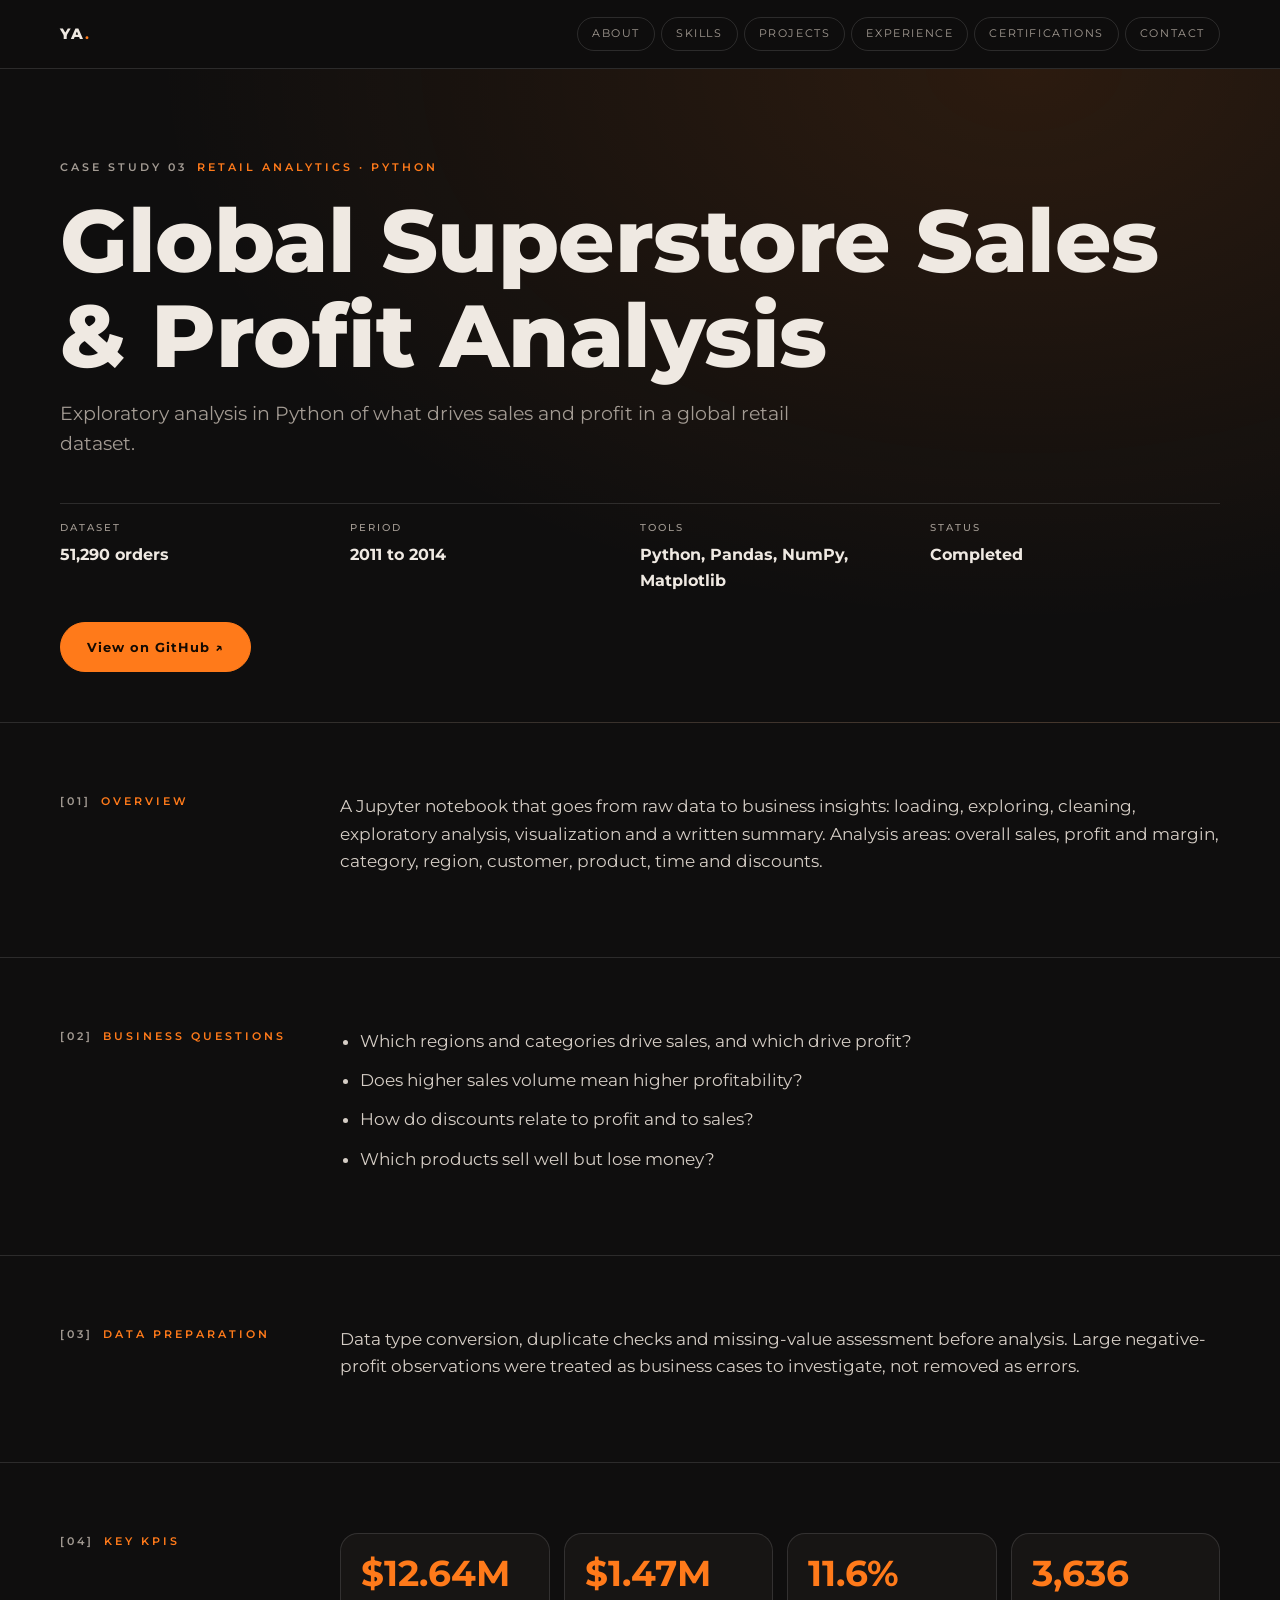
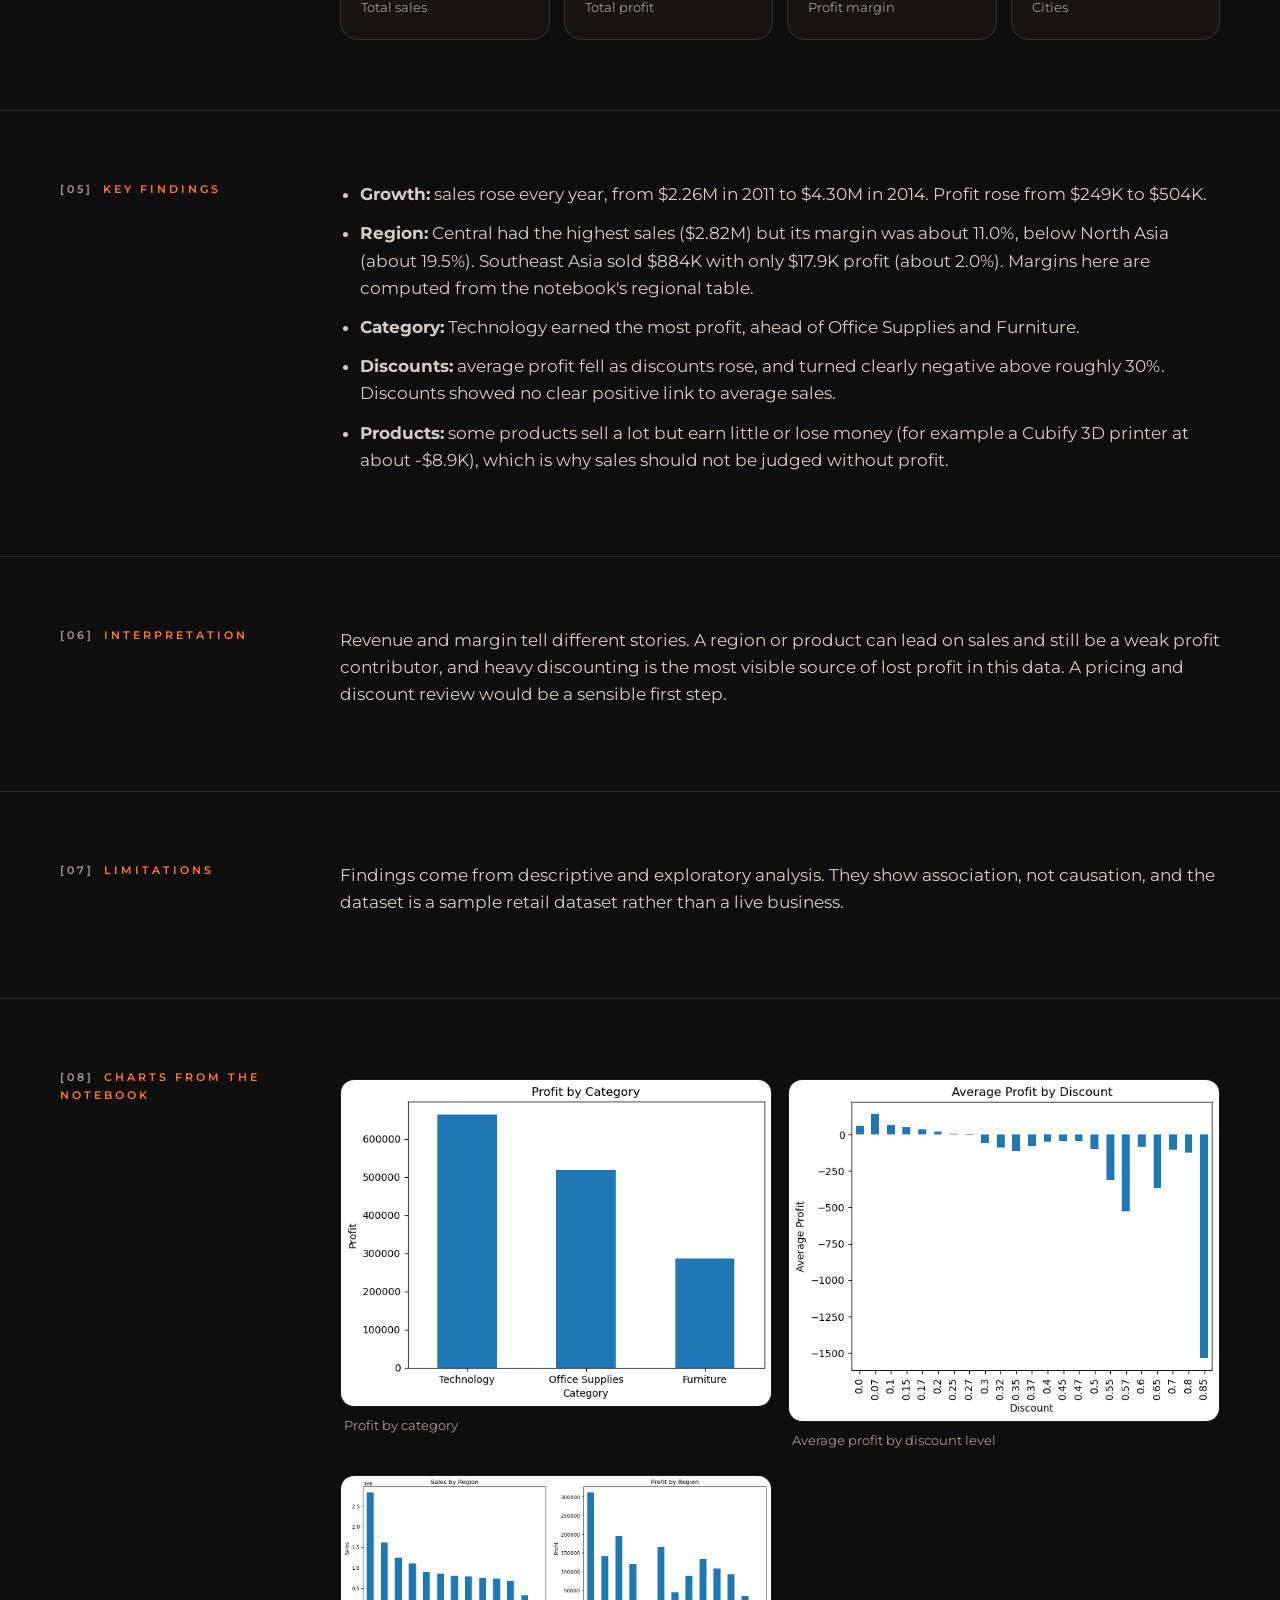
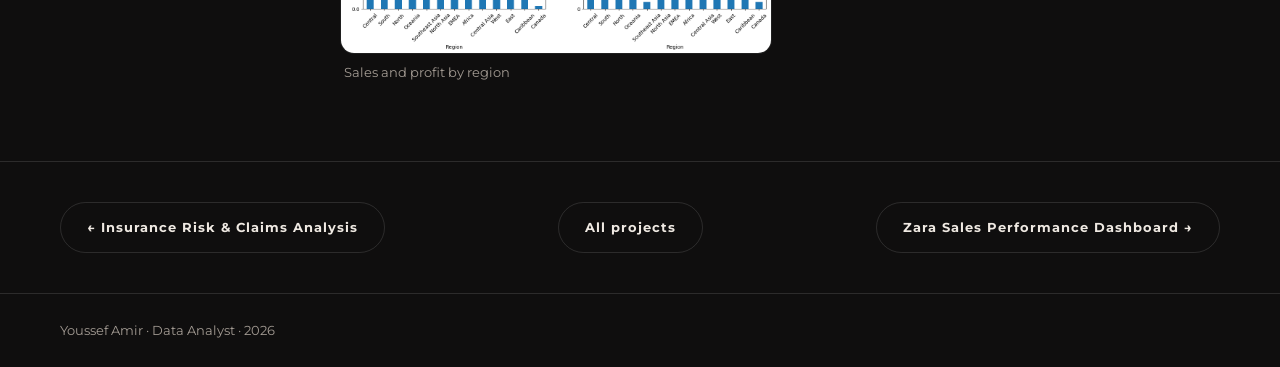
<file: superstore.html>
<!doctype html><html lang="en"><head><meta charset="utf-8"><meta name="viewport" content="width=device-width,initial-scale=1"><title>Global Superstore Sales &amp; Profit Analysis | Youssef Amir</title><meta name="description" content="Youssef Amir, Data Analyst portfolio"><link rel="stylesheet" href="style.css"></head><body><div id="root"><a class="skip" href="index.html#main">Skip to content</a><header class="nav"><div class="wrap"><a class="logo" href="index.html" aria-label="Youssef Amir, home">YA<b>.</b></a>
<button class="burger" aria-expanded="false" aria-controls="menu">MENU</button><ul class="menu" id="menu"><li><a href="index.html#about">About</a></li><li><a href="index.html#skills">Skills</a></li><li><a href="index.html#projects">Projects</a></li><li><a href="index.html#experience">Experience</a></li><li><a href="index.html#certifications">Certifications</a></li><li><a href="index.html#contact">Contact</a></li></ul></div></header><main id="main"><section class="cs-hero"><div class="wrap"><div class="lab"><span>Case study 03</span>Retail analytics · Python</div><h1>Global Superstore Sales &amp; Profit Analysis</h1><p>Exploratory analysis in Python of what drives sales and profit in a global retail dataset.</p>
<div class="facts"><div><small>Dataset</small>51,290 orders</div><div><small>Period</small>2011 to 2014</div><div><small>Tools</small>Python, Pandas, NumPy, Matplotlib</div><div><small>Status</small>Completed</div></div><p style="margin-top:28px"><a class="btn pri" href="https://github.com/Youssefamir2212/Global-Superstore-Python-Analysis" target="_blank" rel="noopener">View on GitHub ↗</a></p></div></section><section class="cs"><div class="wrap cols"><div><div class="lab"><span>[01]</span>Overview</div></div><div class="rv"><p>A Jupyter notebook that goes from raw data to business insights: loading, exploring, cleaning, exploratory analysis, visualization and a written summary. Analysis areas: overall sales, profit and margin, category, region, customer, product, time and discounts.</p></div></div></section><section class="cs"><div class="wrap cols"><div><div class="lab"><span>[02]</span>Business questions</div></div><div class="rv"><ul><li>Which regions and categories drive sales, and which drive profit?</li><li>Does higher sales volume mean higher profitability?</li><li>How do discounts relate to profit and to sales?</li><li>Which products sell well but lose money?</li></ul></div></div></section><section class="cs"><div class="wrap cols"><div><div class="lab"><span>[03]</span>Data preparation</div></div><div class="rv"><p>Data type conversion, duplicate checks and missing-value assessment before analysis. Large negative-profit observations were treated as business cases to investigate, not removed as errors.</p></div></div></section><section class="cs"><div class="wrap cols"><div><div class="lab"><span>[04]</span>Key KPIs</div></div><div class="rv"><div class="kpis"><div class="kpi"><b>$12.64M</b><span>Total sales</span></div><div class="kpi"><b>$1.47M</b><span>Total profit</span></div><div class="kpi"><b>11.6%</b><span>Profit margin</span></div><div class="kpi"><b>3,636</b><span>Cities</span></div></div></div></div></section><section class="cs"><div class="wrap cols"><div><div class="lab"><span>[05]</span>Key findings</div></div><div class="rv"><ul><li><b>Growth:</b> sales rose every year, from $2.26M in 2011 to $4.30M in 2014. Profit rose from $249K to $504K.</li><li><b>Region:</b> Central had the highest sales ($2.82M) but its margin was about 11.0%, below North Asia (about 19.5%). Southeast Asia sold $884K with only $17.9K profit (about 2.0%). Margins here are computed from the notebook's regional table.</li><li><b>Category:</b> Technology earned the most profit, ahead of Office Supplies and Furniture.</li><li><b>Discounts:</b> average profit fell as discounts rose, and turned clearly negative above roughly 30%. Discounts showed no clear positive link to average sales.</li><li><b>Products:</b> some products sell a lot but earn little or lose money (for example a Cubify 3D printer at about -$8.9K), which is why sales should not be judged without profit.</li></ul></div></div></section><section class="cs"><div class="wrap cols"><div><div class="lab"><span>[06]</span>Interpretation</div></div><div class="rv"><p>Revenue and margin tell different stories. A region or product can lead on sales and still be a weak profit contributor, and heavy discounting is the most visible source of lost profit in this data. A pricing and discount review would be a sensible first step.</p></div></div></section><section class="cs"><div class="wrap cols"><div><div class="lab"><span>[07]</span>Limitations</div></div><div class="rv"><p>Findings come from descriptive and exploratory analysis. They show association, not causation, and the dataset is a sample retail dataset rather than a live business.</p></div></div></section><section class="cs"><div class="wrap cols"><div><div class="lab"><span>[08]</span>Charts from the notebook</div></div><div class="rv"><div class="shots"><figure><button data-full="img-ss-category-profit.png" data-alt="Profit by category" data-cap="Profit by category"><img src="img-ss-category-profit.png" alt="Profit by category" loading="lazy"></button><figcaption>Profit by category</figcaption></figure><figure><button data-full="img-ss-discount-profit.png" data-alt="Average profit by discount level" data-cap="Average profit by discount level"><img src="img-ss-discount-profit.png" alt="Average profit by discount level" loading="lazy"></button><figcaption>Average profit by discount level</figcaption></figure><figure><button data-full="img-ss-region.png" data-alt="Sales and profit by region" data-cap="Sales and profit by region"><img src="img-ss-region.png" alt="Sales and profit by region" loading="lazy"></button><figcaption>Sales and profit by region</figcaption></figure></div></div></div></section>
<div class="wrap nextp"><a class="btn" href="insurance.html">← Insurance Risk &amp; Claims Analysis</a><a class="btn" href="index.html#projects">All projects</a><a class="btn" href="zara.html">Zara Sales Performance Dashboard →</a></div></main><footer><div class="wrap"><span>Youssef Amir · Data Analyst · 2026</span></div></footer></div><script src="site.js"></script></body></html>
</file>
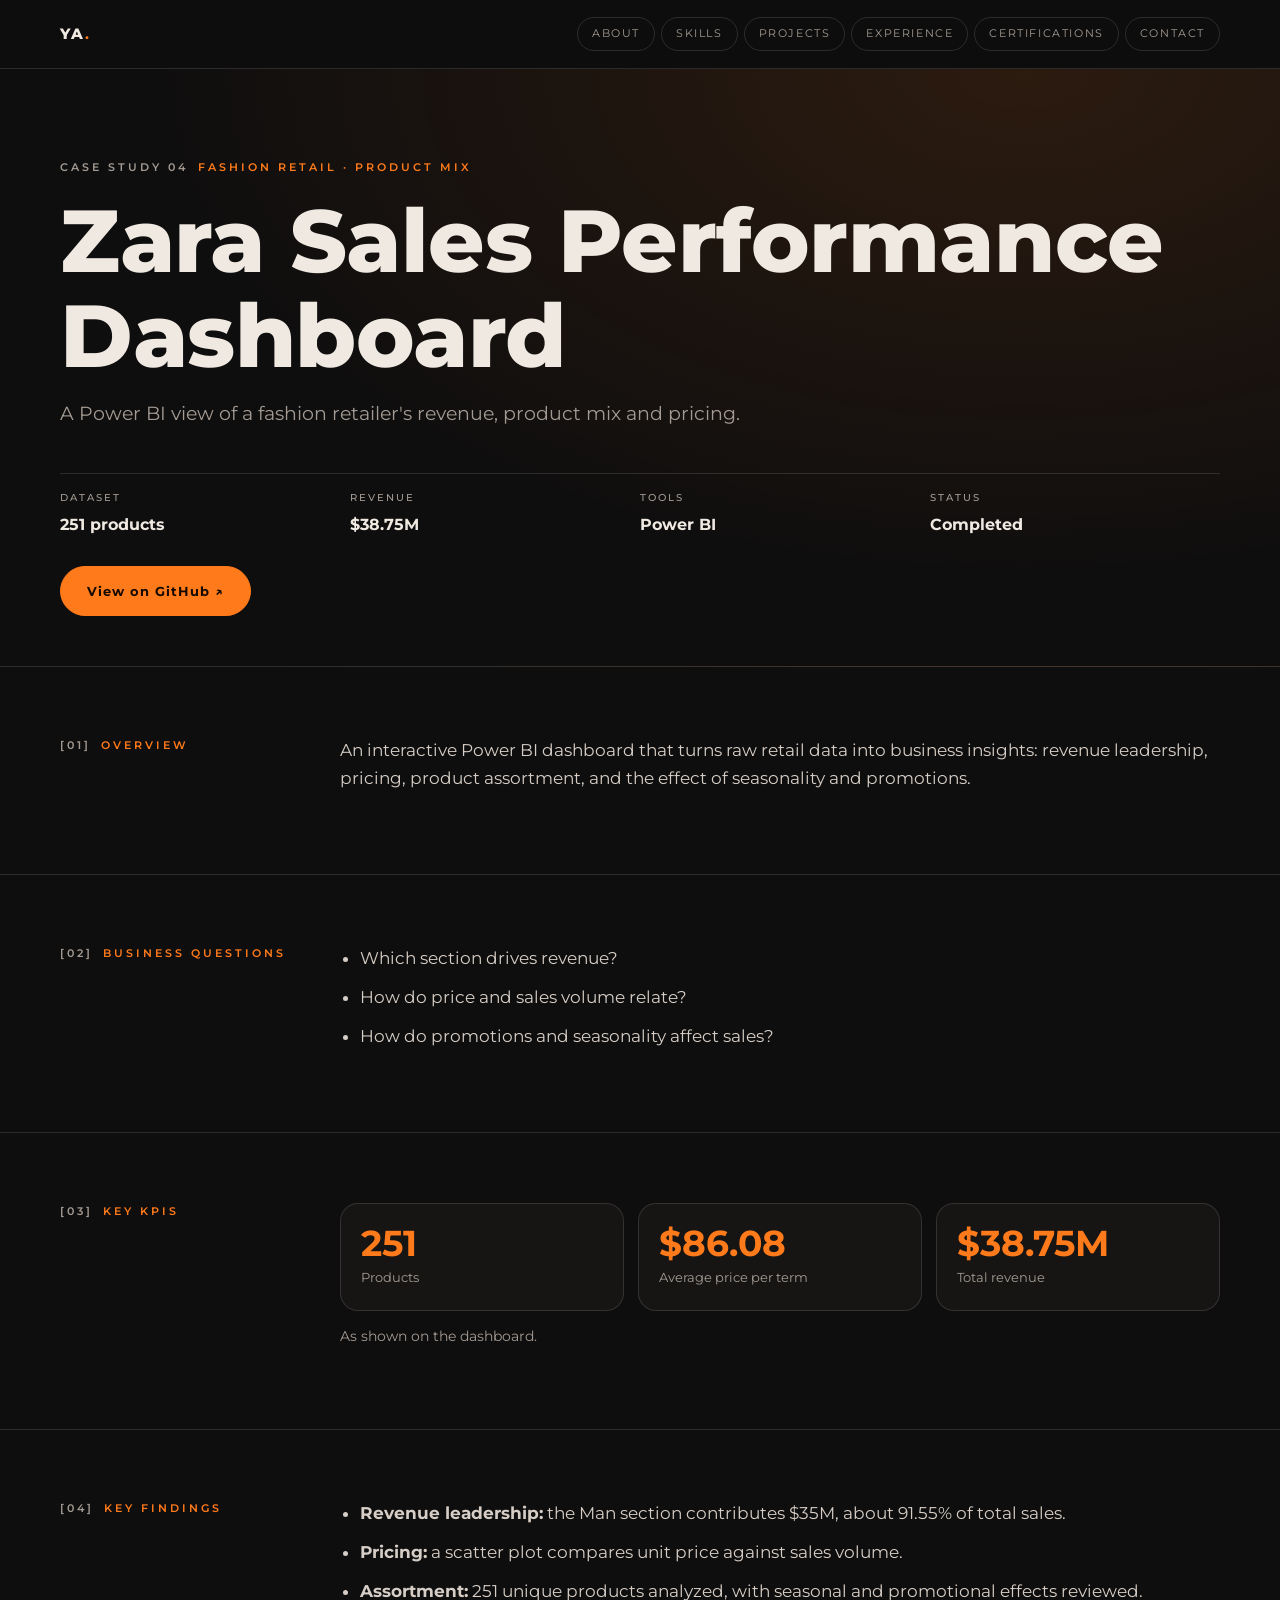
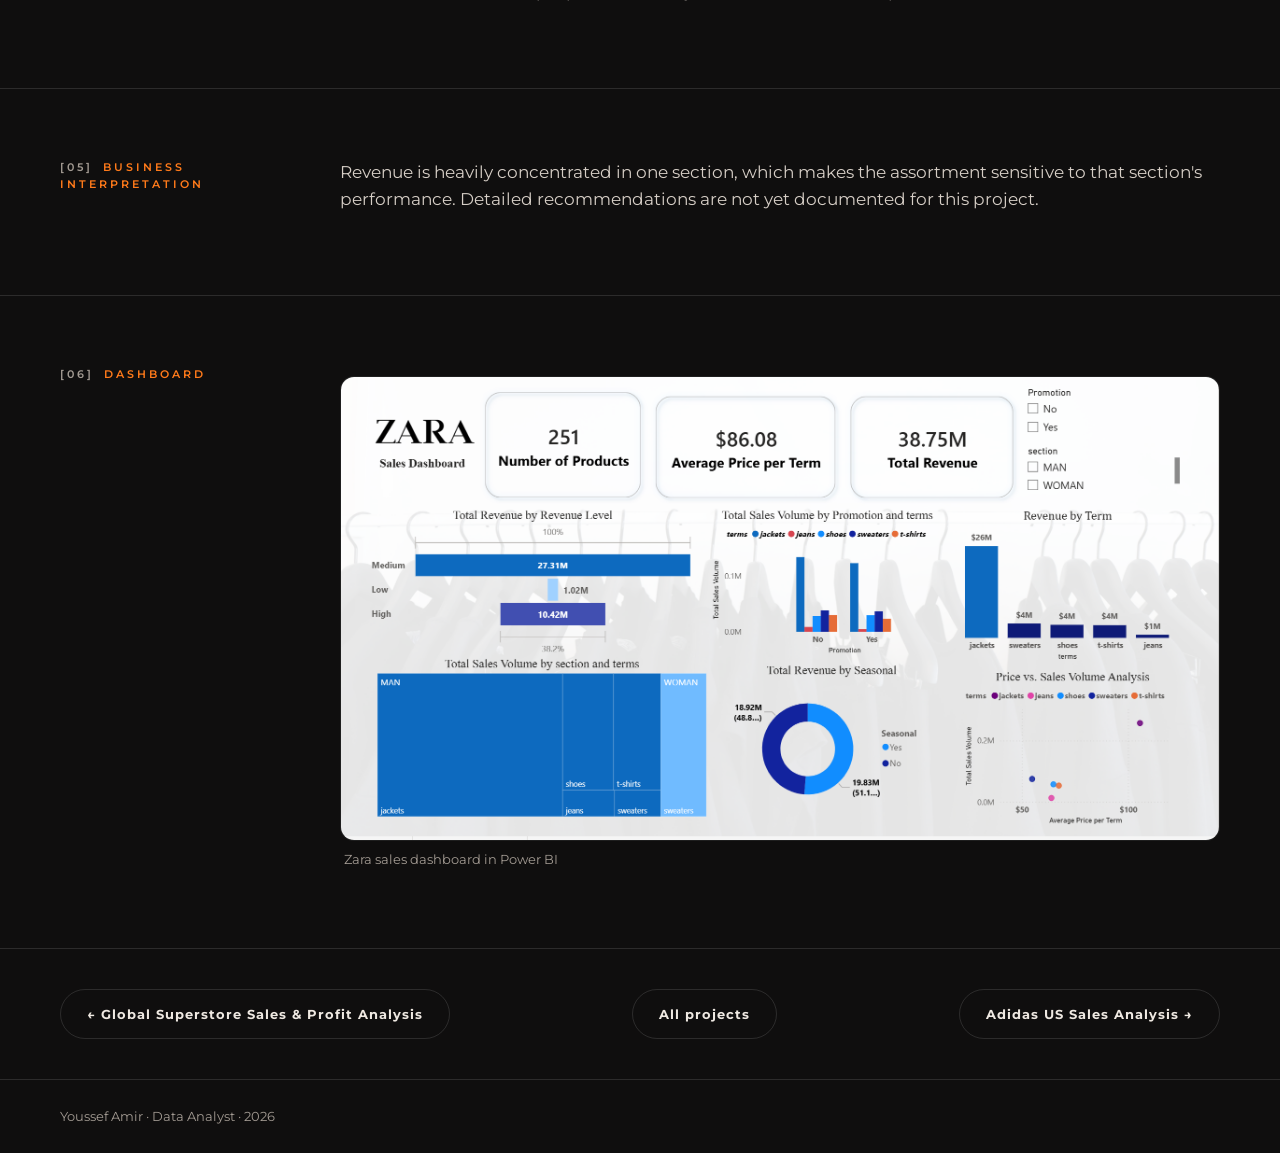
<file: zara.html>
<!doctype html><html lang="en"><head><meta charset="utf-8"><meta name="viewport" content="width=device-width,initial-scale=1"><title>Zara Sales Performance Dashboard | Youssef Amir</title><meta name="description" content="Youssef Amir, Data Analyst portfolio"><link rel="stylesheet" href="style.css"></head><body><div id="root"><a class="skip" href="index.html#main">Skip to content</a><header class="nav"><div class="wrap"><a class="logo" href="index.html" aria-label="Youssef Amir, home">YA<b>.</b></a>
<button class="burger" aria-expanded="false" aria-controls="menu">MENU</button><ul class="menu" id="menu"><li><a href="index.html#about">About</a></li><li><a href="index.html#skills">Skills</a></li><li><a href="index.html#projects">Projects</a></li><li><a href="index.html#experience">Experience</a></li><li><a href="index.html#certifications">Certifications</a></li><li><a href="index.html#contact">Contact</a></li></ul></div></header><main id="main"><section class="cs-hero"><div class="wrap"><div class="lab"><span>Case study 04</span>Fashion retail · Product mix</div><h1>Zara Sales Performance Dashboard</h1><p>A Power BI view of a fashion retailer&#x27;s revenue, product mix and pricing.</p>
<div class="facts"><div><small>Dataset</small>251 products</div><div><small>Revenue</small>$38.75M</div><div><small>Tools</small>Power BI</div><div><small>Status</small>Completed</div></div><p style="margin-top:28px"><a class="btn pri" href="https://github.com/Youssefamir2212/Zara-Sales-Dashboard-PowerBI" target="_blank" rel="noopener">View on GitHub ↗</a></p></div></section><section class="cs"><div class="wrap cols"><div><div class="lab"><span>[01]</span>Overview</div></div><div class="rv"><p>An interactive Power BI dashboard that turns raw retail data into business insights: revenue leadership, pricing, product assortment, and the effect of seasonality and promotions.</p></div></div></section><section class="cs"><div class="wrap cols"><div><div class="lab"><span>[02]</span>Business questions</div></div><div class="rv"><ul><li>Which section drives revenue?</li><li>How do price and sales volume relate?</li><li>How do promotions and seasonality affect sales?</li></ul></div></div></section><section class="cs"><div class="wrap cols"><div><div class="lab"><span>[03]</span>Key KPIs</div></div><div class="rv"><div class="kpis"><div class="kpi"><b>251</b><span>Products</span></div><div class="kpi"><b>$86.08</b><span>Average price per term</span></div><div class="kpi"><b>$38.75M</b><span>Total revenue</span></div></div><p style="margin-top:14px;font-size:14px;color:var(--muted)">As shown on the dashboard.</p></div></div></section><section class="cs"><div class="wrap cols"><div><div class="lab"><span>[04]</span>Key findings</div></div><div class="rv"><ul><li><b>Revenue leadership:</b> the Man section contributes $35M, about 91.55% of total sales.</li><li><b>Pricing:</b> a scatter plot compares unit price against sales volume.</li><li><b>Assortment:</b> 251 unique products analyzed, with seasonal and promotional effects reviewed.</li></ul></div></div></section><section class="cs"><div class="wrap cols"><div><div class="lab"><span>[05]</span>Business interpretation</div></div><div class="rv"><p>Revenue is heavily concentrated in one section, which makes the assortment sensitive to that section's performance. Detailed recommendations are not yet documented for this project.</p></div></div></section><section class="cs"><div class="wrap cols"><div><div class="lab"><span>[06]</span>Dashboard</div></div><div class="rv"><div class="shots"><figure><button data-full="img-zara-1.png" data-alt="Zara sales dashboard in Power BI" data-cap="Zara sales dashboard in Power BI"><img src="img-zara-1.png" alt="Zara sales dashboard in Power BI" loading="lazy"></button><figcaption>Zara sales dashboard in Power BI</figcaption></figure></div></div></div></section>
<div class="wrap nextp"><a class="btn" href="superstore.html">← Global Superstore Sales &amp; Profit Analysis</a><a class="btn" href="index.html#projects">All projects</a><a class="btn" href="adidas.html">Adidas US Sales Analysis →</a></div></main><footer><div class="wrap"><span>Youssef Amir · Data Analyst · 2026</span></div></footer></div><script src="site.js"></script></body></html>
</file>
<file: style.css>
:root{--vh:max(100vh,860px)}
html,body,#root{margin:0}
@font-face{font-family:"PFMont";src:url("./Montserrat.ttf") format("truetype");font-weight:100 900;font-display:swap}
:root{--bg:#0f0e0e;--panel:#171514;--panel2:#1d1a18;--line:rgba(255,255,255,.12);--text:#efe9e2;--muted:#a39b93;--acc:#ff7a1a;--acc2:#ffb26b;--r:18px;--max:1160px}
*{box-sizing:border-box;margin:0;padding:0}
html{scroll-behavior:smooth;scroll-padding-top:90px}
body{background:var(--bg);color:var(--text);font-family:"PFMont",system-ui,sans-serif;line-height:1.6;font-size:16px;-webkit-font-smoothing:antialiased;overflow-x:hidden}
a{color:inherit;text-decoration:none}
img{max-width:100%;display:block}
.wrap{width:min(var(--max),100% - 40px);margin-inline:auto}
:focus-visible{outline:2px solid var(--acc);outline-offset:3px;border-radius:6px}
.skip{position:absolute;left:-999px;top:8px;background:var(--acc);color:#000;padding:8px 14px;border-radius:8px;z-index:100}
.skip:focus{left:8px}
/* nav */
.nav{position:sticky;top:0;z-index:50;background:rgba(15,14,14,.82);backdrop-filter:blur(10px);border-bottom:1px solid var(--line)}
.nav .wrap{display:flex;align-items:center;justify-content:space-between;height:68px}
.logo{font-weight:800;letter-spacing:2px;font-size:15px}.logo b{color:var(--acc)}
.menu{display:flex;gap:6px;list-style:none}
.menu a{display:block;padding:7px 14px;border:1px solid var(--line);border-radius:30px;font-size:11px;letter-spacing:1.6px;text-transform:uppercase;color:var(--muted);transition:.2s}
.menu a:hover,.menu a.on{background:var(--text);color:#111;border-color:var(--text)}
.burger{display:none;background:none;border:1px solid var(--line);color:var(--text);border-radius:30px;padding:8px 16px;font:600 11px "PFMont";letter-spacing:1.6px;cursor:pointer}
@media(max-width:860px){.burger{display:block}.menu{position:absolute;left:20px;right:20px;top:72px;flex-direction:column;background:var(--panel);border:1px solid var(--line);border-radius:var(--r);padding:12px;display:none}.menu.open{display:flex}.menu a{text-align:center;padding:12px}}
/* labels */
.lab{font-size:11px;letter-spacing:3px;text-transform:uppercase;color:var(--acc);font-weight:600}
.lab span{color:var(--muted);margin-right:10px}
h1,h2,h3{line-height:1.08;font-weight:800;letter-spacing:-.5px}
h2{font-size:clamp(32px,5vw,56px);margin:14px 0 18px}
.sec{padding:110px 0;border-top:1px solid var(--line);position:relative}
.sec .lead{color:var(--muted);max-width:720px;font-size:18px}
.btn{display:inline-flex;align-items:center;gap:10px;padding:14px 26px;border-radius:40px;font-weight:700;font-size:13px;letter-spacing:1px;border:1px solid var(--line);transition:.25s;cursor:pointer;background:none;color:var(--text);font-family:inherit}
.btn.pri{background:var(--acc);border-color:var(--acc);color:#140a02}
.btn:hover{transform:translateY(-2px);border-color:var(--acc)}.btn.pri:hover{background:var(--acc2)}
.btn:active{transform:translateY(0) scale(.98)}
/* hero */
.hero{position:relative;min-height:calc(var(--vh,100vh) - 68px);display:flex;align-items:center;overflow:hidden;padding:50px 0 0;background:radial-gradient(ellipse at 50% 30%,#241f1c 0,var(--bg) 65%)}
.hero .head{position:absolute;left:0;right:0;top:7%;text-align:center;z-index:1;pointer-events:none;user-select:none}
.hero .big{font-weight:900;font-size:clamp(34px,10.4vw,176px);letter-spacing:-.045em;line-height:1;white-space:nowrap;display:flex;justify-content:center;gap:0}
.hero .big .w{display:inline-flex;margin:0 .13em}
.hero .big .c{display:inline-block;padding:0 .05em;margin:0 -.03em;background:linear-gradient(#f4eee8,#6a625b);-webkit-background-clip:text;background-clip:text;color:transparent;opacity:0;transform:translateY(.5em) scale(.9);filter:blur(14px);animation:nameIn .9s cubic-bezier(.2,.8,.2,1) forwards;animation-delay:calc(.15s + var(--i)*.06s)}
@keyframes nameIn{to{opacity:1;transform:none;filter:blur(0)}}
.hero .titles{list-style:none;margin:clamp(10px,1.6vw,22px) 0 0;padding:0;display:flex;justify-content:center;flex-wrap:wrap;gap:8px clamp(10px,2vw,28px)}
.hero .titles li{font-size:clamp(11px,1.25vw,16px);font-weight:700;letter-spacing:.22em;text-transform:uppercase;color:var(--text);opacity:0;transform:translateY(12px);animation:titleIn .7s ease forwards;animation-delay:calc(1.1s + var(--t)*.35s)}
.hero .titles li+li::before{content:"";display:inline-block;width:5px;height:5px;border-radius:50%;background:var(--acc);margin-right:clamp(10px,2vw,28px);vertical-align:middle}
.hero .titles li:first-child{color:var(--acc)}
@keyframes titleIn{to{opacity:1;transform:none}}
.sr{position:absolute;width:1px;height:1px;overflow:hidden;clip:rect(0 0 0 0);white-space:nowrap}
.hero .grid{position:absolute;inset:0;background:repeating-linear-gradient(0deg,rgba(255,255,255,.035) 0 1px,transparent 1px 56px),repeating-linear-gradient(90deg,rgba(255,255,255,.035) 0 1px,transparent 1px 56px);mask-image:radial-gradient(ellipse at center,#000 30%,transparent 75%)}
.hero .wrap{position:relative;z-index:2;display:grid;grid-template-columns:1fr minmax(260px,600px) 1fr;align-items:end;min-height:calc(var(--vh,100vh) - 120px);gap:20px}
.hero .ph{grid-column:2;align-self:end;position:relative}
.hero .ph img{width:100%;height:auto;-webkit-mask-image:linear-gradient(90deg,transparent,#000 18%,#000 82%,transparent),linear-gradient(transparent,#000 30%,#000 85%,transparent);-webkit-mask-composite:source-in;mask-image:linear-gradient(90deg,transparent,#000 18%,#000 82%,transparent),linear-gradient(transparent,#000 30%,#000 85%,transparent);mask-composite:intersect}
.hero .l,.hero .r{align-self:end;padding-bottom:64px}
.hero .l h2{font-size:clamp(26px,3vw,40px);letter-spacing:-1px}
.hero .l p{color:var(--muted);margin:14px 0 24px;max-width:380px;font-size:15px}
.hero .cta{display:flex;gap:10px;flex-wrap:wrap}
.hero .r{text-align:right;display:flex;flex-direction:column;align-items:flex-end;gap:14px}
.hero .meta{border-top:1px solid var(--line);padding-top:12px;font-size:12px;letter-spacing:1.5px;color:var(--muted);text-transform:uppercase}
.hero .meta b{display:block;color:var(--text);font-size:15px;letter-spacing:.3px;text-transform:none;margin-top:3px}
.hero svg.spark{position:absolute;left:0;right:0;bottom:0;width:100%;height:26%;opacity:.5;pointer-events:none}
.spark path{fill:none;stroke:var(--acc);stroke-width:2;stroke-dasharray:2400;stroke-dashoffset:2400;animation:draw 4s ease forwards .4s}
.spark .fill{fill:url(#g);stroke:none;opacity:0;animation:fadein 2s ease forwards 2.5s}
@keyframes draw{to{stroke-dashoffset:0}}@keyframes fadein{to{opacity:.35}}
@media(max-width:860px){.hero .wrap{grid-template-columns:1fr;min-height:0;text-align:center}.hero .ph{grid-column:1;order:-1;max-width:340px;margin:60px auto 0}.hero .l,.hero .r{padding-bottom:20px;align-items:center;text-align:center}.hero .l p{margin-inline:auto}.hero .cta{justify-content:center}.hero .r{align-items:center}.hero .head{top:3%}.hero{padding-bottom:30px}}
/* about */
.about{display:grid;grid-template-columns:1.1fr .9fr;gap:60px;margin-top:40px}
.about p{color:#cfc7bf;margin-bottom:16px}
.about mark{background:none;color:var(--acc2);font-weight:600}
.steps{display:grid;gap:12px;counter-reset:s}
.step{border:1px solid var(--line);border-radius:var(--r);padding:18px 22px;background:var(--panel);position:relative;padding-left:70px;transition:.25s}
.step:hover{border-color:var(--acc);transform:translateX(4px)}
.step:before{counter-increment:s;content:"0" counter(s);position:absolute;left:22px;top:18px;color:var(--acc);font-weight:800;font-size:20px}
.step b{display:block;font-size:15px}.step span{color:var(--muted);font-size:14px}
.timeline{margin-top:64px;border-left:1px solid var(--line);padding-left:28px;display:grid;gap:26px}
.tl{position:relative}.tl:before{content:"";position:absolute;left:-34px;top:8px;width:11px;height:11px;border-radius:50%;background:var(--acc);box-shadow:0 0 0 4px rgba(255,122,26,.18)}
.tl small{color:var(--acc);letter-spacing:2px;font-size:11px;font-weight:600;text-transform:uppercase}
.tl b{display:block;font-size:17px}.tl span{color:var(--muted);font-size:14px}
@media(max-width:860px){.about{grid-template-columns:1fr;gap:34px}}
/* skills */
.skills{display:grid;grid-template-columns:repeat(2,1fr);gap:18px;margin-top:44px}
.skill{background:var(--panel);border:1px solid var(--line);border-radius:var(--r);padding:26px;transition:.25s;position:relative}
.skill:hover{border-color:rgba(255,122,26,.6);transform:translateY(-3px)}
.skill.primary{grid-column:span 1}
.skill header{display:flex;justify-content:space-between;align-items:baseline;gap:10px}
.skill h3{font-size:24px}.skill .pct{font-weight:800;font-size:24px;color:var(--acc)}
.skill .lvl{color:var(--muted);font-size:12px;letter-spacing:1.5px;text-transform:uppercase;margin:4px 0 16px}
.bar{height:10px;background:#2a2623;border-radius:10px;overflow:hidden}
.bar i{display:block;height:100%;width:0;background:linear-gradient(90deg,#c9540a,var(--acc),var(--acc2));border-radius:10px;box-shadow:0 0 14px rgba(255,122,26,.45);transition:width 1.4s cubic-bezier(.2,.8,.2,1)}
.skill.in .bar i{width:var(--v)}
.skill .tags{display:flex;flex-wrap:wrap;gap:6px;margin:16px 0 6px}
.tag{border:1px solid var(--line);border-radius:30px;padding:3px 11px;font-size:12px;color:#cfc7bf}
.skill button.more{margin-top:10px;background:none;border:0;color:var(--acc);font:700 12px "PFMont";letter-spacing:1.5px;cursor:pointer;padding:6px 0;text-transform:uppercase}
.skill .detail{display:grid;grid-template-rows:0fr;transition:grid-template-rows .35s ease}
.skill .detail>div{overflow:hidden}
.skill.open .detail{grid-template-rows:1fr}
.skill .detail h4{font-size:12px;letter-spacing:2px;text-transform:uppercase;color:var(--muted);margin:14px 0 6px}
.skill .detail p,.skill .detail li{font-size:14px;color:#cfc7bf}.skill .detail ul{padding-left:18px}
.skill .detail a{color:var(--acc2);text-decoration:underline;text-underline-offset:3px}
.note{margin-top:22px;font-size:13px;color:var(--muted);border-left:2px solid var(--acc);padding-left:14px;max-width:760px}
.chips{display:flex;flex-wrap:wrap;gap:8px;margin-top:20px}
@media(max-width:760px){.skills{grid-template-columns:1fr}}
/* projects */
.more-work{margin-top:54px}
.more-work h3{font-size:26px;margin-bottom:20px}
.mw{display:grid;grid-template-columns:repeat(2,1fr);gap:16px}
.mw article{border:1px solid var(--line);border-radius:var(--r);padding:22px;background:var(--panel)}
.mw .stt{display:inline-block;font-size:11px;letter-spacing:1.5px;text-transform:uppercase;border:1px solid var(--acc);color:var(--acc);border-radius:30px;padding:2px 10px;margin-bottom:10px}
.mw h4{font-size:18px;margin-bottom:6px}.mw p{font-size:14px;color:var(--muted)}
@media(max-width:760px){.mw{grid-template-columns:1fr}}
/* experience / education */
.two{display:grid;grid-template-columns:1.2fr .8fr;gap:22px;margin-top:44px}
.card{background:var(--panel);border:1px solid var(--line);border-radius:var(--r);padding:30px}
.card h3{font-size:24px;margin:8px 0}.card ul{padding-left:18px;color:#cfc7bf;font-size:15px;display:grid;gap:6px;margin:12px 0}
.card .sub{color:var(--muted);font-size:14px}
@media(max-width:860px){.two{grid-template-columns:1fr}}
/* certs */
.certs{display:grid;grid-template-columns:repeat(auto-fill,minmax(310px,1fr));gap:18px;margin-top:44px}
.cc{background:var(--panel);border:1px solid var(--line);border-radius:var(--r);padding:24px;display:flex;flex-direction:column;gap:10px;transition:.25s;position:relative}
.cc:hover,.cc:focus-within{border-color:var(--acc);transform:translateY(-3px)}
.cc .org{font-size:11px;letter-spacing:2px;color:var(--acc);text-transform:uppercase;font-weight:600}
.cc button.ttl{all:unset;cursor:pointer;font-weight:800;font-size:19px;line-height:1.25;display:block}
.cc button.ttl:focus-visible{outline:2px solid var(--acc);outline-offset:4px;border-radius:6px}
.cc .d{color:var(--muted);font-size:13px}
.cc .sk{display:flex;flex-wrap:wrap;gap:6px}
.cc .lk{margin-top:auto;display:flex;gap:14px;align-items:center;font-size:12px;letter-spacing:1px;text-transform:uppercase;font-weight:700;color:var(--acc2)}
.cc .lk button{all:unset;cursor:pointer;color:var(--acc2);text-decoration:underline;text-underline-offset:3px}
.pv{position:fixed;z-index:70;width:min(460px,90vw);background:var(--panel2);border:1px solid var(--acc);border-radius:14px;padding:8px;box-shadow:0 30px 80px rgba(0,0,0,.7);opacity:0;visibility:hidden;transform:translateY(8px);transition:opacity .2s,transform .2s,visibility .2s}
.pv.show{opacity:1;visibility:visible;transform:none}
.pv img{border-radius:8px;width:100%}
.pv small{display:block;text-align:center;color:var(--muted);font-size:11px;letter-spacing:1px;padding:6px 0 2px}
/* modal */
body.lock{overflow:hidden}
/* contact */
.contact{text-align:center}
.contact h2{font-size:clamp(36px,7vw,84px)}
.contact .lead{margin-inline:auto}
.contact .links{display:flex;gap:12px;justify-content:center;flex-wrap:wrap;margin-top:34px}
footer{border-top:1px solid var(--line);padding:26px 0;color:var(--muted);font-size:13px}
footer .wrap{display:flex;justify-content:space-between;gap:10px;flex-wrap:wrap}
/* reveal */
.rv{opacity:0;transform:translateY(24px);transition:opacity .8s ease,transform .8s ease}
.rv.in{opacity:1;transform:none}
@media(prefers-reduced-motion:reduce){*{animation:none!important;transition:none!important;scroll-behavior:auto!important}.rv{opacity:1;transform:none}.spark path{stroke-dashoffset:0}.skill .bar i{transition:none}}
/* case study */
.cs-hero{padding:90px 0 50px;border-bottom:1px solid var(--line);background:radial-gradient(ellipse at 80% 0,rgba(255,122,26,.12),transparent 60%)}
.cs-hero h1{font-size:clamp(38px,7vw,88px);margin:16px 0}
.cs-hero p{color:var(--muted);font-size:19px;max-width:760px}
.facts{display:grid;grid-template-columns:repeat(4,1fr);border-top:1px solid var(--line);margin-top:44px}
.facts div{padding:16px 16px 0 0;font-weight:700}.facts small{display:block;font-size:10px;letter-spacing:2px;color:var(--muted);text-transform:uppercase;font-weight:500;margin-bottom:6px}
@media(max-width:760px){.facts{grid-template-columns:1fr 1fr;gap:10px}}
.cs{padding:70px 0;border-bottom:1px solid var(--line)}
.cs .cols{display:grid;grid-template-columns:240px 1fr;gap:40px}
@media(max-width:860px){.cs .cols{grid-template-columns:1fr;gap:14px}}
.cs h2{font-size:clamp(26px,3.6vw,38px);margin:0}
.cs p,.cs li{color:#d6cec6;font-size:17px;margin-bottom:12px}.cs ul{padding-left:20px}
.kpis{display:grid;grid-template-columns:repeat(auto-fit,minmax(170px,1fr));gap:14px}
.kpi{background:var(--panel);border:1px solid var(--line);border-radius:var(--r);padding:20px}
.kpi b{font-size:clamp(26px,3vw,36px);color:var(--acc);display:block;line-height:1.1}.kpi span{font-size:13px;color:var(--muted)}
.shots{display:grid;grid-template-columns:repeat(auto-fit,minmax(300px,1fr));gap:16px;margin-top:10px}
.shots button{all:unset;cursor:zoom-in;display:block;border:1px solid var(--line);border-radius:14px;overflow:hidden;background:#000;transition:.25s}
.shots button:hover,.shots button:focus-visible{border-color:var(--acc);transform:translateY(-3px)}
.shots figcaption{color:var(--muted);font-size:13px;padding:8px 4px}
.callout{border:1px solid var(--acc);background:rgba(255,122,26,.07);border-radius:var(--r);padding:20px 24px;margin:14px 0}
.callout b{color:var(--acc2)}
.nextp{display:flex;justify-content:space-between;gap:14px;flex-wrap:wrap;padding:40px 0}
table.t{width:100%;border-collapse:collapse;font-size:15px;margin:10px 0}
table.t th,table.t td{border-bottom:1px solid var(--line);padding:10px 8px;text-align:left}
table.t th{font-size:11px;letter-spacing:1.5px;color:var(--muted);text-transform:uppercase}

/* showcase */
.feat{--pa:var(--acc);position:relative;display:grid;grid-template-columns:minmax(0,1.55fr) minmax(0,1fr);gap:clamp(24px,4vw,64px);align-items:center;padding:clamp(40px,6vw,84px) 0;border-top:1px solid var(--line)}
.feat:nth-child(even){grid-template-columns:minmax(0,1fr) minmax(0,1.55fr)}
.feat:nth-child(even) .fv{order:2}
.feat .idx{font-weight:900;font-size:clamp(54px,6vw,92px);line-height:.9;letter-spacing:-.05em;color:transparent;-webkit-text-stroke:1px color-mix(in srgb,var(--pa) 70%,transparent);user-select:none}

.feat .fv{position:relative;display:block;border-radius:18px;overflow:hidden;background:#000;border:1px solid color-mix(in srgb,var(--pa) 35%,var(--line));box-shadow:0 30px 80px rgba(0,0,0,.55),0 0 0 1px rgba(255,255,255,.02);aspect-ratio:16/10;transition:.4s}
.feat .fv img{width:100%;height:100%;object-fit:cover;object-position:top;transition:transform .8s ease}
.feat .fv:hover{border-color:var(--pa);transform:translateY(-4px)}
.feat .fv:hover img{transform:scale(1.04)}
.feat .fv .st{position:absolute;top:14px;left:14px;background:rgba(15,14,14,.85);border:1px solid var(--line);border-radius:30px;padding:4px 12px;font-size:11px;letter-spacing:1.5px;text-transform:uppercase}
.feat .tx{position:relative;display:flex;flex-direction:column;gap:14px;z-index:1}
.feat .cat{font-size:11px;letter-spacing:2px;color:var(--pa);text-transform:uppercase;font-weight:700}
.feat h3{font-size:clamp(24px,2.6vw,38px);line-height:1.1;letter-spacing:-.02em}
.feat p{color:#cfc7bf;font-size:15px}
.feat .mets{display:grid;grid-template-columns:repeat(3,1fr);gap:10px;border-top:1px solid var(--line);border-bottom:1px solid var(--line);padding:14px 0}
.feat .mets b{display:block;font-size:clamp(18px,2vw,26px);color:var(--pa);letter-spacing:-.02em}
.feat .mets span{font-size:11px;color:var(--muted);letter-spacing:1px;text-transform:uppercase}
.feat .ins{border-left:2px solid var(--pa);padding-left:12px;font-size:14px}
.feat .ft{display:flex;gap:10px;flex-wrap:wrap;margin-top:4px}
.feat .btn.pri{background:var(--pa);border-color:var(--pa);color:#0c0a09}
@media(max-width:860px){.feat,.feat:nth-child(even){grid-template-columns:1fr}.feat:nth-child(even) .fv{order:0}}
/* image viewer dialog */
dialog.viewer{border:0;padding:0;background:transparent;max-width:100vw;max-height:100vh;width:100%;height:100%;color:var(--text)}
dialog.viewer::backdrop{background:rgba(5,4,4,.93)}
dialog.viewer .box{position:relative;margin:0 auto;height:100%;max-width:min(1200px,100%);display:flex;flex-direction:column;gap:10px;align-items:center;justify-content:center;padding:20px}
dialog.viewer .view{overflow:auto;max-height:min(78vh,780px);max-width:100%;border-radius:10px;border:1px solid var(--line);background:#000}
dialog.viewer img{display:block;max-width:100%;max-height:min(76vh,760px);width:auto;height:auto;cursor:zoom-in;margin:auto}
dialog.viewer.zoom img{max-width:none;max-height:none;width:200%;cursor:zoom-out}
dialog.viewer .cap{color:var(--muted);font-size:13px;text-align:center}
dialog.viewer .x{position:absolute;top:8px;right:14px;z-index:2;background:var(--acc);color:#140a02;border:0;border-radius:50%;width:44px;height:44px;font:800 22px Montserrat,sans-serif;cursor:pointer}
dialog.viewer .x:focus-visible{outline:3px solid #fff;outline-offset:2px}

@media(max-width:860px){.hero .titles{flex-direction:column;align-items:center;gap:6px}.hero .titles li+li::before{display:none}}

.feat.noimg,.feat.noimg:nth-child(even){grid-template-columns:minmax(0,820px);justify-content:start}.feat.noimg .st2{display:inline-block;align-self:flex-start;border:1px solid var(--line);border-radius:30px;padding:4px 12px;font-size:11px;letter-spacing:1.5px;text-transform:uppercase;color:var(--muted)}

body,body *{font-feature-settings:"ss01" 0,"ss02" 0,"ss03" 0,"ss04" 0,"salt" 0,"calt" 0,"dlig" 0;font-variant-alternates:normal}
.hero .ph{opacity:0;transform:translateY(clamp(60px,12vh,120px)) scale(.97);transform-origin:50% 100%;animation:phIn 1.5s cubic-bezier(.16,.84,.24,1) .55s forwards}
@keyframes phIn{0%{opacity:0;transform:translateY(clamp(60px,12vh,120px)) scale(.97)}60%{opacity:1}100%{opacity:1;transform:none}}
@media(prefers-reduced-motion:reduce){.hero .ph,.hero .big .c{opacity:1!important;transform:none!important;filter:none!important}}
</file>
